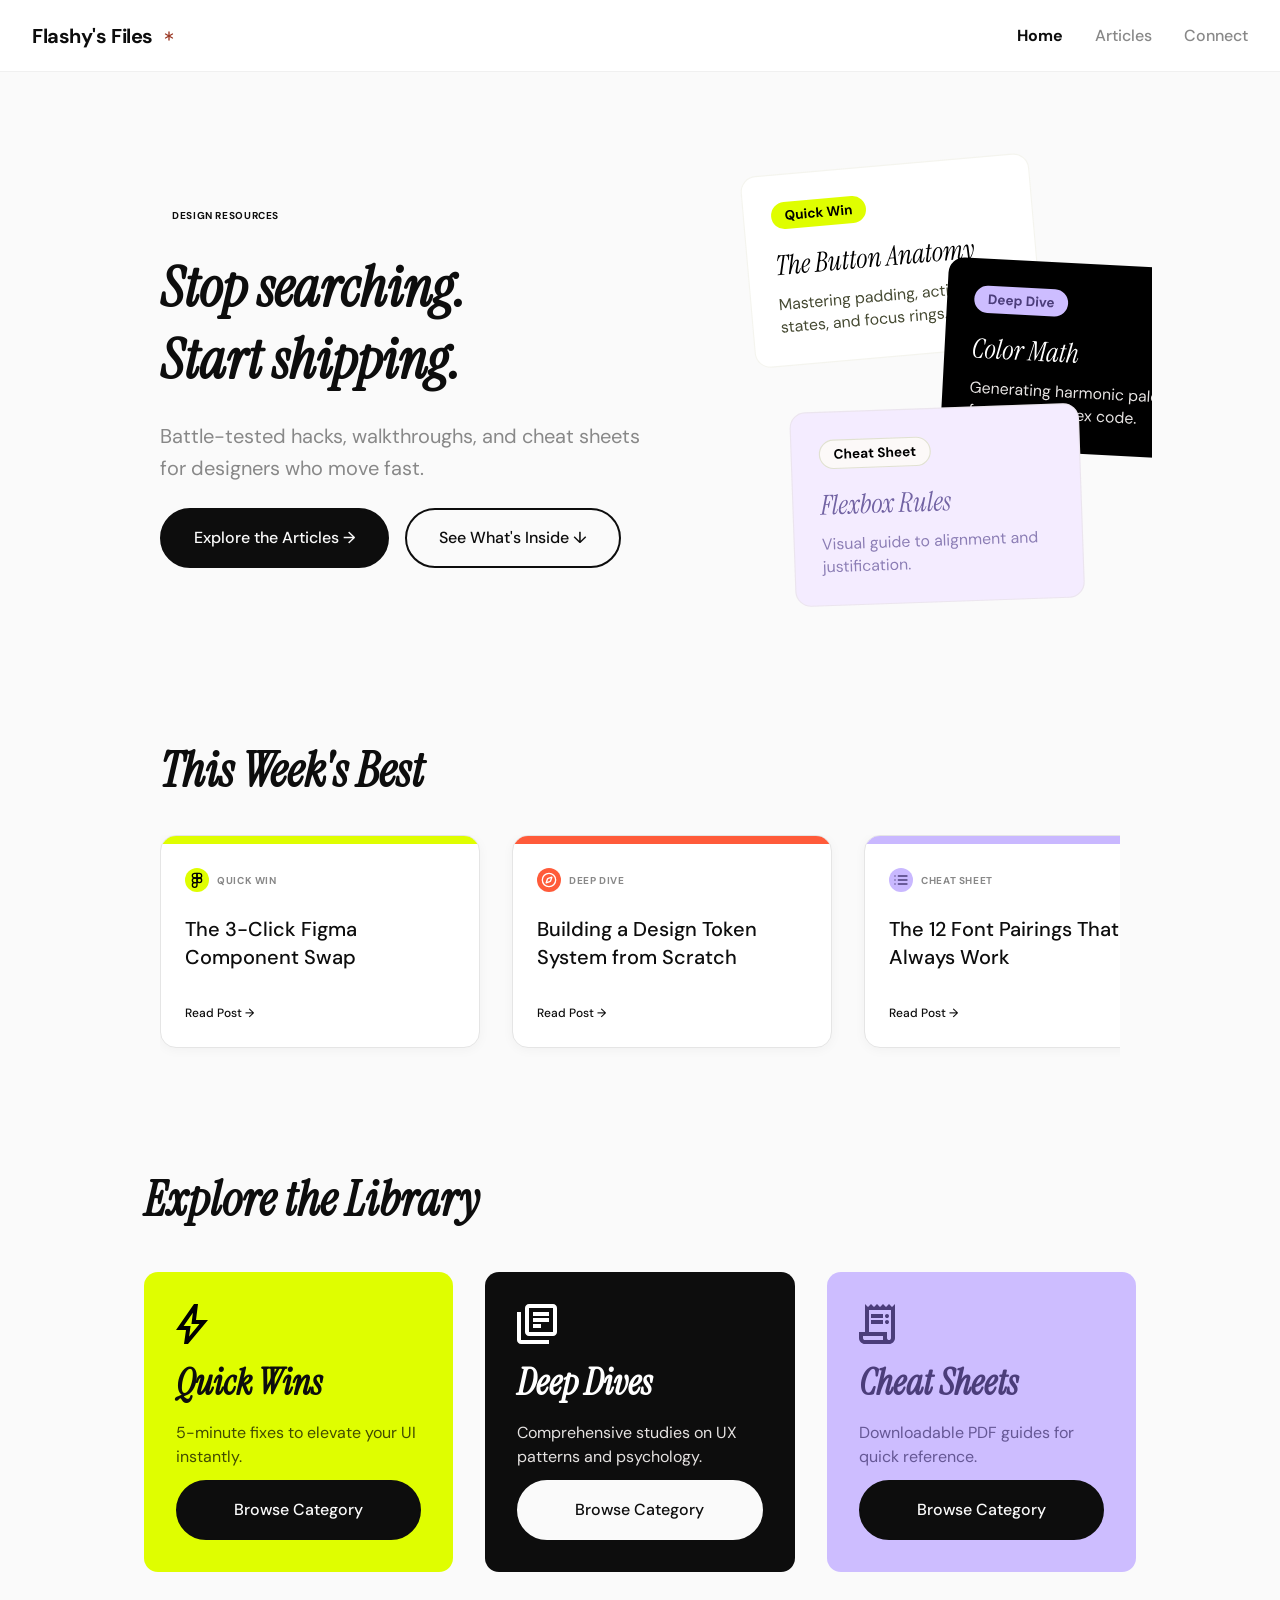
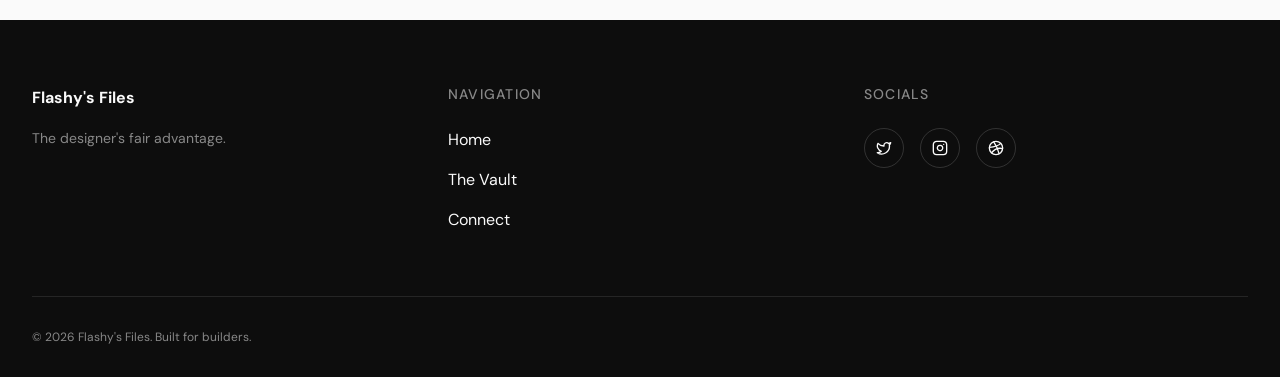
<file: index.html>
<!DOCTYPE html>
<html lang="en-GB">
<head>
  <meta charset="UTF-8" />
  <meta name="viewport" content="width=device-width, initial-scale=1.0" />
  <title>Flashy's Files</title>
  <link rel="stylesheet" href="../assets/css/styles.min.css" />
</head>
  <body>
<header class="site-header">
<nav class="site-nav">
  <a href="../index.html" class="nav-logo">
    Flashy's Files
    <svg
      width="16"
      height="16"
      viewBox="0 0 32 32"
      fill="none"
      xmlns="http://www.w3.org/2000/svg"
      aria-hidden="true"
    >
      <path
        d="M16 8V24"
        stroke="#993723"
        stroke-width="2.66667"
        stroke-linecap="round"
        stroke-linejoin="round"
      />
      <path
        d="M22.9278 12L9.07178 20"
        stroke="#993723"
        stroke-width="2.66667"
        stroke-linecap="round"
        stroke-linejoin="round"
      />
      <path
        d="M9.07178 12L22.9278 20"
        stroke="#993723"
        stroke-width="2.66667"
        stroke-linecap="round"
        stroke-linejoin="round"
      />
    </svg>
  </a>
  <button class="nav-toggle" aria-label="Toggle navigation" aria-expanded="false">
    <span></span>
    <span></span>
    <span></span>
  </button>
  <ul class="nav-links">
    <li><a href="../index.html" class="nav-link nav-link--active">Home</a></li>
    <li><a href="../articles.html" class="nav-link">Articles</a></li>
    <li><a href="../contact.html" class="nav-link">Connect</a></li>
  </ul>
</nav>
</header>

    <main>
      <!-- HERO -->
      <section class="hero">
        <div class="hero-content">
          <span class="tag">DESIGN RESOURCES</span>
          <h1>Stop searching.<br />Start shipping.</h1>
          <p>
            Battle-tested hacks, walkthroughs, and cheat sheets for designers
            who move fast.
          </p>
          <div class="hero-ctas">
            <a href="/articles.html" class="btn btn-dark secondary"
              >Explore the Articles →</a
            >
            <a href="#this-weeks-best" class="btn btn-outline"
              >See What's Inside ↓</a
            >
          </div>
        </div>
        <div class="hero-visual">
          <picture class="hero-image"
            ><source
              srcset="../assets/img/floatingCards-hero.svg"
              type="image/avif"
            />
            <img
              src="../src/assets/img/floatingCards-hero.svg"
              alt="Illustration of a designer working on a laptop, surrounded by design elements and resources."
            />
          </picture>
        </div>
      </section>

      <!-- THIS WEEK'S BEST -->
      <section class="this-weeks-best" id="this-weeks-best">
        <h2>This Week's Best</h2>
        <div class="cards-row">
          <!-- Card 1 — Quick Win -->
          <article class="card">
            <div class="card-stripe card-stripe--lime"></div>
            <div class="card-body">
              <div class="card-category">
                <span class="card-icon card-icon--lime">
                  <svg
                    width="16"
                    height="16"
                    viewBox="0 0 16 16"
                    fill="none"
                    xmlns="http://www.w3.org/2000/svg"
                  >
                    <path
                      d="M3.33334 3.66665C3.33334 3.04781 3.57917 2.45432 4.01675 2.01673C4.45434 1.57915 5.04783 1.33331 5.66667 1.33331H8V5.99998H5.66667C5.04783 5.99998 4.45434 5.75415 4.01675 5.31656C3.57917 4.87898 3.33334 4.28548 3.33334 3.66665Z"
                      stroke="black"
                      stroke-width="1.33333"
                      stroke-linecap="round"
                      stroke-linejoin="round"
                    />
                    <path
                      d="M8 1.33331H10.3333C10.9637 1.33331 11.569 1.58331 12.0168 2.01673C12.4646 2.45015 12.6667 3.04781 12.6667 3.66665C12.6667 4.28548 12.4646 4.87898 12.0168 5.31656C11.569 5.75415 10.9637 5.99998 10.3333 5.99998H8V1.33331Z"
                      stroke="black"
                      stroke-width="1.33333"
                      stroke-linecap="round"
                      stroke-linejoin="round"
                    />
                    <path
                      d="M8 8.33333C8 7.04781 9.04781 6 10.3333 6C11.6189 6 12.6667 7.04781 12.6667 8.33333C12.6667 9.61886 11.6189 10.6667 10.3333 10.6667C9.04781 10.6667 8 9.61886 8 8.33333Z"
                      stroke="black"
                      stroke-width="1.33333"
                      stroke-linecap="round"
                      stroke-linejoin="round"
                    />
                    <path
                      d="M3.33334 13C3.33334 11.7145 4.38115 10.6667 5.66667 10.6667H8V13C8 14.2855 6.95219 15.3334 5.66667 15.3334C4.38115 15.3334 3.33334 14.2855 3.33334 13Z"
                      stroke="black"
                      stroke-width="1.33333"
                      stroke-linecap="round"
                      stroke-linejoin="round"
                    />
                    <path
                      d="M3.33334 8.33333C3.33334 7.04781 4.38115 6 5.66667 6H8V10.6667H5.66667C4.38115 10.6667 3.33334 9.61886 3.33334 8.33333Z"
                      stroke="black"
                      stroke-width="1.33333"
                      stroke-linecap="round"
                      stroke-linejoin="round"
                    />
                  </svg>
                </span>
                <span class="card-label">Quick Win</span>
              </div>
              <h3>The 3-Click Figma Component Swap</h3>
              <a href="articles/3-clickFigmaComponent.html" class="card-link"
                >Read Post →</a
              >
            </div>
          </article>

          <!-- Card 2 — Deep Dive -->
          <article class="card">
            <div class="card-stripe card-stripe--red"></div>
            <div class="card-body">
              <div class="card-category">
                <span class="card-icon card-icon--red">
                  <svg
                    width="16"
                    height="16"
                    viewBox="0 0 16 16"
                    fill="none"
                    xmlns="http://www.w3.org/2000/svg"
                  >
                    <path
                      d="M10.8267 5.17334L9.62401 8.78067C9.55855 8.97706 9.44827 9.15551 9.30189 9.30189C9.15551 9.44827 8.97706 9.55855 8.78067 9.62401L5.17334 10.8267L6.37601 7.21934C6.44146 7.02295 6.55175 6.8445 6.69812 6.69812C6.8445 6.55175 7.02295 6.44146 7.21934 6.37601L10.8267 5.17334Z"
                      stroke="white"
                      stroke-width="1.33333"
                      stroke-linecap="round"
                      stroke-linejoin="round"
                    />
                    <path
                      d="M8.00001 14.6666C11.6819 14.6666 14.6667 11.6819 14.6667 7.99998C14.6667 4.31808 11.6819 1.33331 8.00001 1.33331C4.31811 1.33331 1.33334 4.31808 1.33334 7.99998C1.33334 11.6819 4.31811 14.6666 8.00001 14.6666Z"
                      stroke="white"
                      stroke-width="1.33333"
                      stroke-linecap="round"
                      stroke-linejoin="round"
                    />
                  </svg>
                </span>
                <span class="card-label">Deep Dive</span>
              </div>
              <h3>Building a Design Token System from Scratch</h3>
              <a href="articles/building-design-system.html" class="card-link"
                >Read Post →</a
              >
            </div>
          </article>

          <!-- Card 3 — Cheat Sheet -->
          <article class="card">
            <div class="card-stripe card-stripe--purple"></div>
            <div class="card-body">
              <div class="card-category">
                <span class="card-icon card-icon--purple">
                  <svg
                    width="16"
                    height="16"
                    viewBox="0 0 16 16"
                    fill="none"
                    xmlns="http://www.w3.org/2000/svg"
                  >
                    <path
                      d="M2 8H2.00667"
                      stroke="#4b3d7a"
                      stroke-width="1.33333"
                      stroke-linecap="round"
                      stroke-linejoin="round"
                    />
                    <path
                      d="M2 12H2.00667"
                      stroke="#4b3d7a"
                      stroke-width="1.33333"
                      stroke-linecap="round"
                      stroke-linejoin="round"
                    />
                    <path
                      d="M2 4H2.00667"
                      stroke="#4b3d7a"
                      stroke-width="1.33333"
                      stroke-linecap="round"
                      stroke-linejoin="round"
                    />
                    <path
                      d="M5.33331 8H14"
                      stroke="#4b3d7a"
                      stroke-width="1.33333"
                      stroke-linecap="round"
                      stroke-linejoin="round"
                    />
                    <path
                      d="M5.33331 12H14"
                      stroke="#4b3d7a"
                      stroke-width="1.33333"
                      stroke-linecap="round"
                      stroke-linejoin="round"
                    />
                    <path
                      d="M5.33331 4H14"
                      stroke="#4b3d7a"
                      stroke-width="1.33333"
                      stroke-linecap="round"
                      stroke-linejoin="round"
                    />
                  </svg>
                </span>
                <span class="card-label">Cheat Sheet</span>
              </div>
              <h3>The 12 Font Pairings That Always Work</h3>
              <a href="articles/12-fontPairings.html" class="card-link"
                >Read Post →</a
              >
            </div>
          </article>
        </div>
      </section>

      <!-- EXPLORE THE LIBRARY -->
      <section class="explore-library">
        <h2>Explore the Library</h2>
        <div class="category-grid">
          <div class="category-card category-yellow">
            <svg
              width="32"
              height="40"
              viewBox="0 0 32 40"
              fill="none"
              xmlns="http://www.w3.org/2000/svg"
            >
              <path
                d="M13.1 32.4L23.45 20H15.45L16.9 8.65L7.65 22H14.6L13.1 32.4ZM8 40L10 26H0L18 0H22L20 16H32L12 40H8Z"
                fill="black"
              />
            </svg>
            <h3>Quick Wins</h3>
            <p>5-minute fixes to elevate your UI instantly.</p>
            <a href="#" class="btn btn-dark">Browse Category</a>
          </div>
          <div class="category-card category-dark">
            <svg
              width="40"
              height="40"
              viewBox="0 0 40 40"
              fill="none"
              xmlns="http://www.w3.org/2000/svg"
            >
              <path
                d="M16 24H24V20H16V24ZM16 18H32V14H16V18ZM16 12H32V8H16V12ZM12 32C10.9 32 9.95833 31.6083 9.175 30.825C8.39167 30.0417 8 29.1 8 28V4C8 2.9 8.39167 1.95833 9.175 1.175C9.95833 0.391667 10.9 0 12 0H36C37.1 0 38.0417 0.391667 38.825 1.175C39.6083 1.95833 40 2.9 40 4V28C40 29.1 39.6083 30.0417 38.825 30.825C38.0417 31.6083 37.1 32 36 32H12ZM12 28H36V4H12V28ZM4 40C2.9 40 1.95833 39.6083 1.175 38.825C0.391667 38.0417 0 37.1 0 36V8H4V36H32V40H4ZM12 4V28V4Z"
                fill="white"
              />
            </svg>
            <h3>Deep Dives</h3>
            <p>Comprehensive studies on UX patterns and psychology.</p>
            <a href="#" class="btn btn-light">Browse Category</a>
          </div>
          <div class="category-card category-purple">
            <svg
              width="36"
              height="40"
              viewBox="0 0 36 40"
              fill="none"
              xmlns="http://www.w3.org/2000/svg"
            >
              <path
                d="M6 40C4.33333 40 2.91667 39.4167 1.75 38.25C0.583333 37.0833 0 35.6667 0 34V28H6V0L9 3L12 0L15 3L18 0L21 3L24 0L27 3L30 0L33 3L36 0V34C36 35.6667 35.4167 37.0833 34.25 38.25C33.0833 39.4167 31.6667 40 30 40H6ZM30 36C30.5667 36 31.0417 35.8083 31.425 35.425C31.8083 35.0417 32 34.5667 32 34V6H10V28H28V34C28 34.5667 28.1917 35.0417 28.575 35.425C28.9583 35.8083 29.4333 36 30 36ZM12 14V10H24V14H12ZM12 20V16H24V20H12ZM28 14C27.4333 14 26.9583 13.8083 26.575 13.425C26.1917 13.0417 26 12.5667 26 12C26 11.4333 26.1917 10.9583 26.575 10.575C26.9583 10.1917 27.4333 10 28 10C28.5667 10 29.0417 10.1917 29.425 10.575C29.8083 10.9583 30 11.4333 30 12C30 12.5667 29.8083 13.0417 29.425 13.425C29.0417 13.8083 28.5667 14 28 14ZM28 20C27.4333 20 26.9583 19.8083 26.575 19.425C26.1917 19.0417 26 18.5667 26 18C26 17.4333 26.1917 16.9583 26.575 16.575C26.9583 16.1917 27.4333 16 28 16C28.5667 16 29.0417 16.1917 29.425 16.575C29.8083 16.9583 30 17.4333 30 18C30 18.5667 29.8083 19.0417 29.425 19.425C29.0417 19.8083 28.5667 20 28 20ZM6 36H24V32H4V34C4 34.5667 4.19167 35.0417 4.575 35.425C4.95833 35.8083 5.43333 36 6 36ZM4 36C4 36 4 35.8083 4 35.425C4 35.0417 4 34.5667 4 34V32V36Z"
                fill="#4B3D7A"
              />
            </svg>
            <h3>Cheat Sheets</h3>
            <p>Downloadable PDF guides for quick reference.</p>
            <a href="#" class="btn btn-dark">Browse Category</a>
          </div>
        </div>
      </section>
    </main>

<footer class="site-footer">
  <div class="footer-inner">
    <div class="footer-brand">
      <p class="footer-logo">Flashy's Files</p>
      <p class="footer-tagline">The designer's fair advantage.</p>
    </div>
    <div class="footer-nav">
      <p class="footer-heading">Navigation</p>
      <ul>
        <li><a href="../index.html">Home</a></li>
        <li><a href="../about.html">The Vault</a></li>
        <li><a href="../contact.html">Connect</a></li>
      </ul>
    </div>
    <div class="footer-connect">
      <p class="footer-heading">Socials</p>
      <div class="social-icons">
        <a href="#">
          <svg
            width="16"
            height="16"
            viewBox="0 0 16 16"
            fill="none"
            xmlns="http://www.w3.org/2000/svg"
          >
            <g clip-path="url(#clip0_783_112)">
              <path
                d="M14.6667 2.66672C14.6667 2.66672 14.2 4.06672 13.3334 4.93339C14.4 11.6001 7.06671 16.4667 1.33337 12.6667C2.80004 12.7334 4.26671 12.2667 5.33337 11.3334C2.00004 10.3334 0.333374 6.40006 2.00004 3.33339C3.46671 5.06672 5.73337 6.06672 8.00004 6.00006C7.40004 3.20006 10.6667 1.60006 12.6667 3.46672C13.4 3.46672 14.6667 2.66672 14.6667 2.66672Z"
                stroke="#FAFAFA"
                stroke-width="1.33333"
                stroke-linecap="round"
                stroke-linejoin="round"
              />
            </g>
            <defs>
              <clipPath id="clip0_783_112">
                <rect width="16" height="16" fill="white" />
              </clipPath>
            </defs>
          </svg>
        </a>
        <a href="#">
          <svg
            width="16"
            height="16"
            viewBox="0 0 16 16"
            fill="none"
            xmlns="http://www.w3.org/2000/svg"
          >
            <g clip-path="url(#clip0_783_115)">
              <path
                d="M11.3334 1.33337H4.66671C2.82576 1.33337 1.33337 2.82576 1.33337 4.66671V11.3334C1.33337 13.1743 2.82576 14.6667 4.66671 14.6667H11.3334C13.1743 14.6667 14.6667 13.1743 14.6667 11.3334V4.66671C14.6667 2.82576 13.1743 1.33337 11.3334 1.33337Z"
                stroke="#FAFAFA"
                stroke-width="1.33333"
                stroke-linecap="round"
                stroke-linejoin="round"
              />
              <path
                d="M10.6667 7.57996C10.7489 8.13479 10.6542 8.70143 10.3958 9.1993C10.1375 9.69717 9.72877 10.1009 9.22776 10.3531C8.72675 10.6052 8.15897 10.693 7.6052 10.6039C7.05143 10.5148 6.53985 10.2533 6.14323 9.85673C5.74662 9.46012 5.48516 8.94854 5.39605 8.39477C5.30694 7.84099 5.39472 7.27322 5.64689 6.77221C5.89907 6.27119 6.3028 5.86245 6.80066 5.60412C7.29853 5.34579 7.86518 5.25102 8.42001 5.33329C8.98596 5.41721 9.50991 5.68093 9.91447 6.08549C10.319 6.49006 10.5828 7.01401 10.6667 7.57996Z"
                stroke="#FAFAFA"
                stroke-width="1.33333"
                stroke-linecap="round"
                stroke-linejoin="round"
              />
              <path
                d="M11.6666 4.33337H11.6733"
                stroke="#FAFAFA"
                stroke-width="1.33333"
                stroke-linecap="round"
                stroke-linejoin="round"
              />
            </g>
            <defs>
              <clipPath id="clip0_783_115">
                <rect width="16" height="16" fill="white" />
              </clipPath>
            </defs>
          </svg>
        </a>
        <a href="#">
          <svg
            width="16"
            height="16"
            viewBox="0 0 16 16"
            fill="none"
            xmlns="http://www.w3.org/2000/svg"
          >
            <g clip-path="url(#clip0_783_120)">
              <path
                d="M8.00004 14.6667C11.6819 14.6667 14.6667 11.6819 14.6667 8.00004C14.6667 4.31814 11.6819 1.33337 8.00004 1.33337C4.31814 1.33337 1.33337 4.31814 1.33337 8.00004C1.33337 11.6819 4.31814 14.6667 8.00004 14.6667Z"
                stroke="#FAFAFA"
                stroke-width="1.33333"
                stroke-linecap="round"
                stroke-linejoin="round"
              />
              <path
                d="M12.7533 3.39331C10.1467 6.09331 6.66667 6.95998 1.5 7.29331"
                stroke="#FAFAFA"
                stroke-width="1.33333"
                stroke-linecap="round"
                stroke-linejoin="round"
              />
              <path
                d="M14.5 8.55994C10.0866 7.61994 6.40662 9.22661 3.57996 12.7733"
                stroke="#FAFAFA"
                stroke-width="1.33333"
                stroke-linecap="round"
                stroke-linejoin="round"
              />
              <path
                d="M5.70667 1.83337C8.62 5.83337 9.70666 8.11337 11.04 13.6467"
                stroke="#FAFAFA"
                stroke-width="1.33333"
                stroke-linecap="round"
                stroke-linejoin="round"
              />
            </g>
            <defs>
              <clipPath id="clip0_783_120">
                <rect width="16" height="16" fill="white" />
              </clipPath>
            </defs>
          </svg>
        </a>
      </div>
    </div>
  </div>
  <p class="footer-copy">© 2026 Flashy's Files. Built for builders.</p>
</footer>
<script src="../assets/js/app.min.js"></script>
  </body>
</html>
</file>
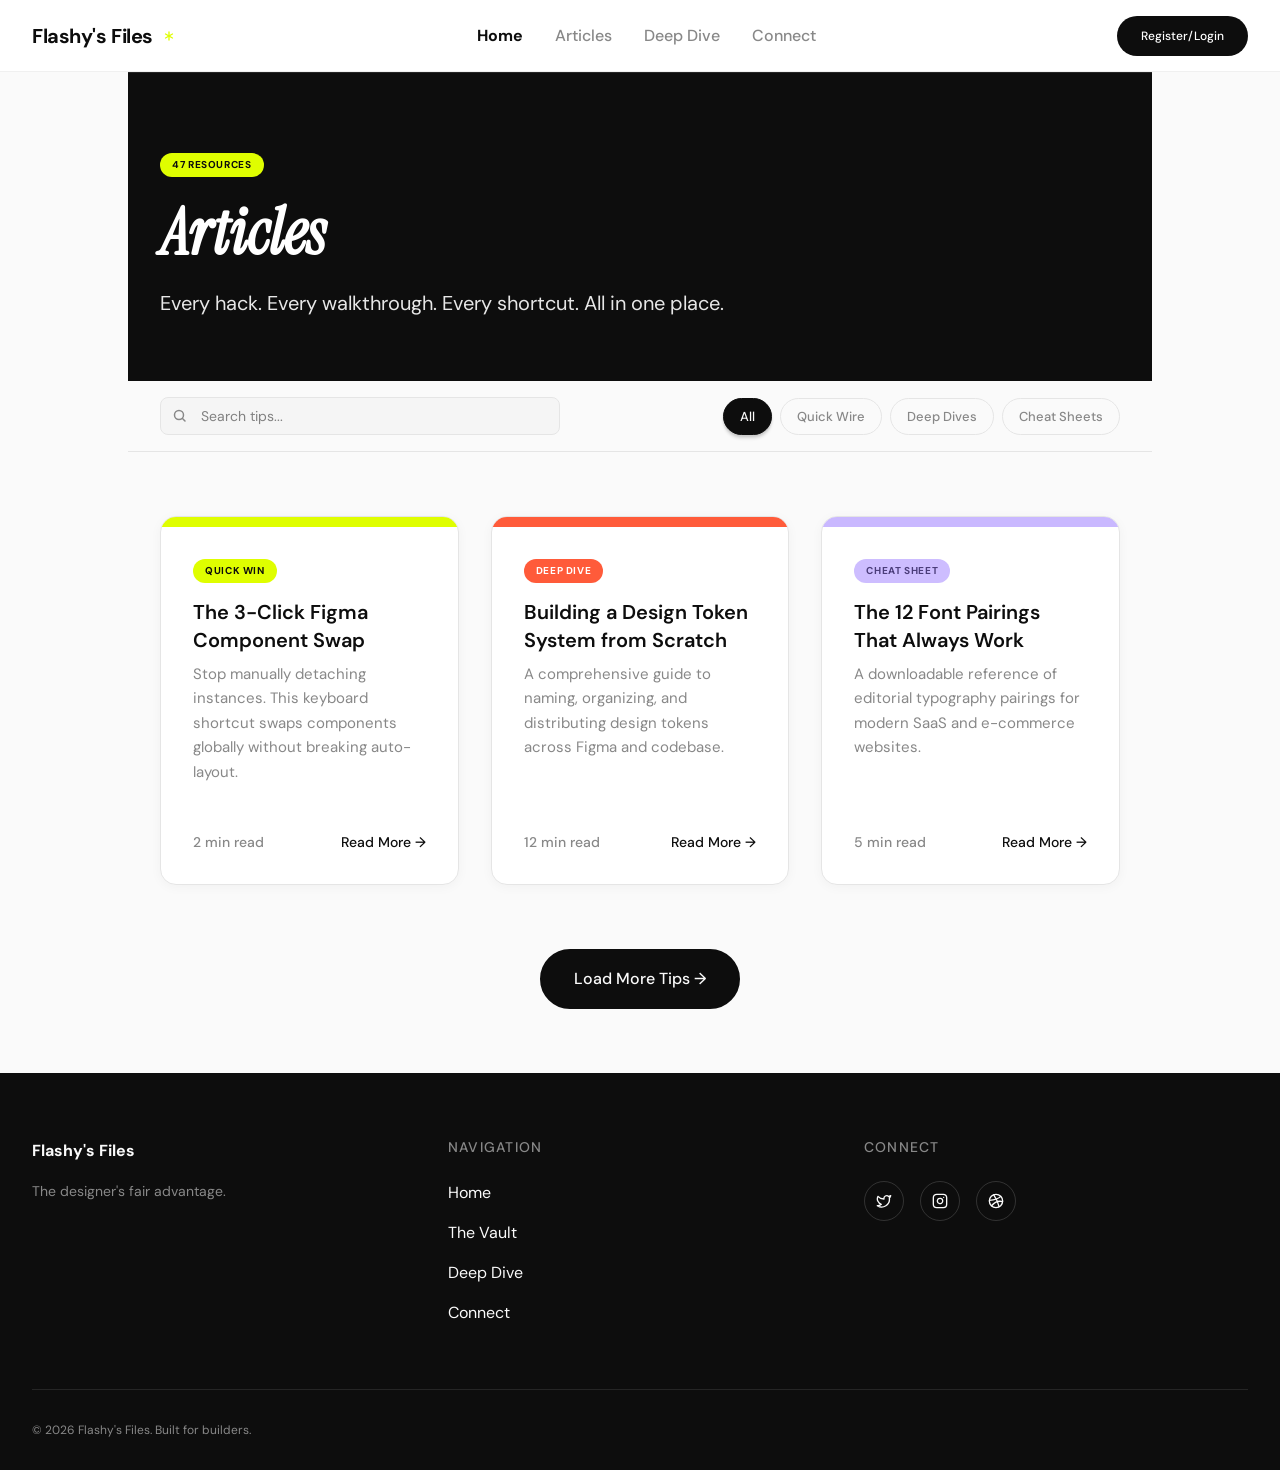
<file: about.html>
<!DOCTYPE html>
<html lang="en-GB">
<head>
    <meta charset="UTF-8">
    <meta name="viewport" content="width=device-width, initial-scale=1.0">
    <title>Flashy's Files</title>
    <link rel="stylesheet" href="assets/css/styles.min.css">
</head><body>
<header class="site-header">
<nav class="site-nav">
  <a href="/" class="nav-logo">
    Flashy's Files
    <svg
      width="16"
      height="16"
      viewBox="0 0 32 32"
      fill="none"
      xmlns="http://www.w3.org/2000/svg"
      aria-hidden="true"
    >
      <path
        d="M16 8V24"
        stroke="#DFFE00"
        stroke-width="2.66667"
        stroke-linecap="round"
        stroke-linejoin="round"
      />
      <path
        d="M22.9278 12L9.07178 20"
        stroke="#DFFE00"
        stroke-width="2.66667"
        stroke-linecap="round"
        stroke-linejoin="round"
      />
      <path
        d="M9.07178 12L22.9278 20"
        stroke="#DFFE00"
        stroke-width="2.66667"
        stroke-linecap="round"
        stroke-linejoin="round"
      />
    </svg>
  </a>
  <ul class="nav-links">
    <li><a href="/" class="nav-link nav-link--active">Home</a></li>
    <li><a href="/about.html" class="nav-link">Articles</a></li>
    <li><a href="/articles.html" class="nav-link">Deep Dive</a></li>
    <li><a href="/contact.html" class="nav-link">Connect</a></li>
  </ul>
  <a href="#" class="btn-nav">Register/Login</a>
</nav>
</header>

<main>

    <!-- DARK HERO BANNER -->
    <section class="articles-hero">
        <span class="tag">47 RESOURCES</span>
        <h1>Articles</h1>
        <p>Every hack. Every walkthrough. Every shortcut. All in one place.</p>
    </section>

    <!-- SEARCH + FILTERS -->
    <section class="articles-filter">
        <div class="search-bar">
            <input type="text" placeholder="Search tips...">
        </div>
        <div class="filter-tabs">
            <button class="active">All</button>
            <button>Quick Wire</button>
            <button>Deep Dives</button>
            <button>Cheat Sheets</button>
        </div>
    </section>

    <!-- ARTICLE CARDS GRID -->
    <section class="articles-grid">
        <article class="article-card">
            <span class="tag tag-yellow">QUICK WIN</span>
            <h3>The 3-Click Figma Component Swap</h3>
            <p>Stop manually detaching instances. This keyboard shortcut swaps components globally without breaking auto-layout.</p>
            <div class="card-meta">
                <span>2 min read</span>
                <a href="/artigo.html">Read More →</a>
            </div>
        </article>
        <article class="article-card">
            <span class="tag tag-red">DEEP DIVE</span>
            <h3>Building a Design Token System from Scratch</h3>
            <p>A comprehensive guide to naming, organizing, and distributing design tokens across Figma and codebase.</p>
            <div class="card-meta">
                <span>12 min read</span>
                <a href="/artigo.html">Read More →</a>
            </div>
        </article>
        <article class="article-card">
            <span class="tag tag-purple">CHEAT SHEET</span>
            <h3>The 12 Font Pairings That Always Work</h3>
            <p>A downloadable reference of editorial typography pairings for modern SaaS and e-commerce websites.</p>
            <div class="card-meta">
                <span>5 min read</span>
                <a href="/artigo.html">Read More →</a>
            </div>
        </article>
        <!-- Repeat pattern for remaining 6 cards -->
    </section>

    <div class="load-more">
        <a href="#" class="btn btn-dark">Load More Tips →</a>
    </div>

</main>

<footer class="site-footer">
  <div class="footer-inner">
    <div class="footer-brand">
      <p class="footer-logo">Flashy's Files</p>
      <p class="footer-tagline">The designer's fair advantage.</p>
    </div>
    <div class="footer-nav">
      <p class="footer-heading">Navigation</p>
      <ul>
        <li><a href="/">Home</a></li>
        <li><a href="/about.html">The Vault</a></li>
        <li><a href="/articles.html">Deep Dive</a></li>
        <li><a href="/contact.html">Connect</a></li>
      </ul>
    </div>
    <div class="footer-connect">
      <p class="footer-heading">Connect</p>
      <div class="social-icons">
        <a href="#">
          <svg
            width="16"
            height="16"
            viewBox="0 0 16 16"
            fill="none"
            xmlns="http://www.w3.org/2000/svg"
          >
            <g clip-path="url(#clip0_783_112)">
              <path
                d="M14.6667 2.66672C14.6667 2.66672 14.2 4.06672 13.3334 4.93339C14.4 11.6001 7.06671 16.4667 1.33337 12.6667C2.80004 12.7334 4.26671 12.2667 5.33337 11.3334C2.00004 10.3334 0.333374 6.40006 2.00004 3.33339C3.46671 5.06672 5.73337 6.06672 8.00004 6.00006C7.40004 3.20006 10.6667 1.60006 12.6667 3.46672C13.4 3.46672 14.6667 2.66672 14.6667 2.66672Z"
                stroke="#FAFAFA"
                stroke-width="1.33333"
                stroke-linecap="round"
                stroke-linejoin="round"
              />
            </g>
            <defs>
              <clipPath id="clip0_783_112">
                <rect width="16" height="16" fill="white" />
              </clipPath>
            </defs>
          </svg>
        </a>
        <a href="#">
          <svg
            width="16"
            height="16"
            viewBox="0 0 16 16"
            fill="none"
            xmlns="http://www.w3.org/2000/svg"
          >
            <g clip-path="url(#clip0_783_115)">
              <path
                d="M11.3334 1.33337H4.66671C2.82576 1.33337 1.33337 2.82576 1.33337 4.66671V11.3334C1.33337 13.1743 2.82576 14.6667 4.66671 14.6667H11.3334C13.1743 14.6667 14.6667 13.1743 14.6667 11.3334V4.66671C14.6667 2.82576 13.1743 1.33337 11.3334 1.33337Z"
                stroke="#FAFAFA"
                stroke-width="1.33333"
                stroke-linecap="round"
                stroke-linejoin="round"
              />
              <path
                d="M10.6667 7.57996C10.7489 8.13479 10.6542 8.70143 10.3958 9.1993C10.1375 9.69717 9.72877 10.1009 9.22776 10.3531C8.72675 10.6052 8.15897 10.693 7.6052 10.6039C7.05143 10.5148 6.53985 10.2533 6.14323 9.85673C5.74662 9.46012 5.48516 8.94854 5.39605 8.39477C5.30694 7.84099 5.39472 7.27322 5.64689 6.77221C5.89907 6.27119 6.3028 5.86245 6.80066 5.60412C7.29853 5.34579 7.86518 5.25102 8.42001 5.33329C8.98596 5.41721 9.50991 5.68093 9.91447 6.08549C10.319 6.49006 10.5828 7.01401 10.6667 7.57996Z"
                stroke="#FAFAFA"
                stroke-width="1.33333"
                stroke-linecap="round"
                stroke-linejoin="round"
              />
              <path
                d="M11.6666 4.33337H11.6733"
                stroke="#FAFAFA"
                stroke-width="1.33333"
                stroke-linecap="round"
                stroke-linejoin="round"
              />
            </g>
            <defs>
              <clipPath id="clip0_783_115">
                <rect width="16" height="16" fill="white" />
              </clipPath>
            </defs>
          </svg>
        </a>
        <a href="#">
          <svg
            width="16"
            height="16"
            viewBox="0 0 16 16"
            fill="none"
            xmlns="http://www.w3.org/2000/svg"
          >
            <g clip-path="url(#clip0_783_120)">
              <path
                d="M8.00004 14.6667C11.6819 14.6667 14.6667 11.6819 14.6667 8.00004C14.6667 4.31814 11.6819 1.33337 8.00004 1.33337C4.31814 1.33337 1.33337 4.31814 1.33337 8.00004C1.33337 11.6819 4.31814 14.6667 8.00004 14.6667Z"
                stroke="#FAFAFA"
                stroke-width="1.33333"
                stroke-linecap="round"
                stroke-linejoin="round"
              />
              <path
                d="M12.7533 3.39331C10.1467 6.09331 6.66667 6.95998 1.5 7.29331"
                stroke="#FAFAFA"
                stroke-width="1.33333"
                stroke-linecap="round"
                stroke-linejoin="round"
              />
              <path
                d="M14.5 8.55994C10.0866 7.61994 6.40662 9.22661 3.57996 12.7733"
                stroke="#FAFAFA"
                stroke-width="1.33333"
                stroke-linecap="round"
                stroke-linejoin="round"
              />
              <path
                d="M5.70667 1.83337C8.62 5.83337 9.70666 8.11337 11.04 13.6467"
                stroke="#FAFAFA"
                stroke-width="1.33333"
                stroke-linecap="round"
                stroke-linejoin="round"
              />
            </g>
            <defs>
              <clipPath id="clip0_783_120">
                <rect width="16" height="16" fill="white" />
              </clipPath>
            </defs>
          </svg>
        </a>
      </div>
    </div>
  </div>
  <p class="footer-copy">© 2026 Flashy's Files. Built for builders.</p>
</footer>
<script src="assets/js/app.min.js"></script>
</body>
</html>
</file>
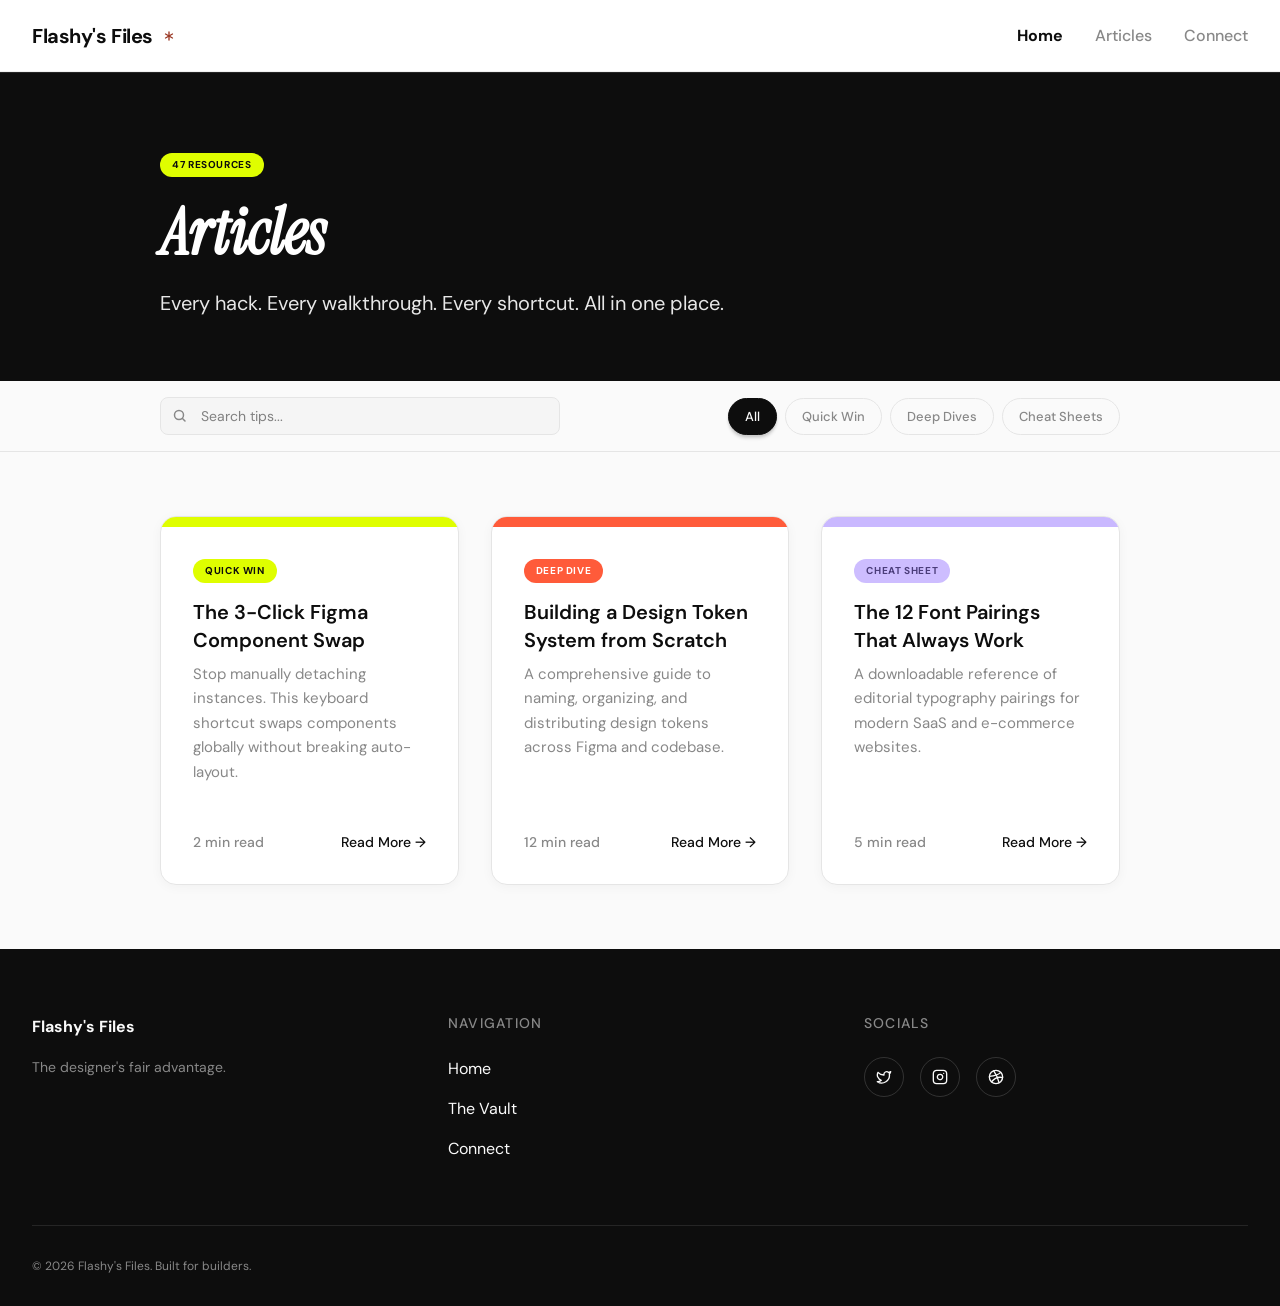
<file: articles.html>
<!DOCTYPE html>
<html lang="en-GB">
<head>
  <meta charset="UTF-8" />
  <meta name="viewport" content="width=device-width, initial-scale=1.0" />
  <title>Flashy's Files</title>
  <link rel="stylesheet" href="../assets/css/styles.min.css" />
</head>
  <body>
<header class="site-header">
<nav class="site-nav">
  <a href="../index.html" class="nav-logo">
    Flashy's Files
    <svg
      width="16"
      height="16"
      viewBox="0 0 32 32"
      fill="none"
      xmlns="http://www.w3.org/2000/svg"
      aria-hidden="true"
    >
      <path
        d="M16 8V24"
        stroke="#993723"
        stroke-width="2.66667"
        stroke-linecap="round"
        stroke-linejoin="round"
      />
      <path
        d="M22.9278 12L9.07178 20"
        stroke="#993723"
        stroke-width="2.66667"
        stroke-linecap="round"
        stroke-linejoin="round"
      />
      <path
        d="M9.07178 12L22.9278 20"
        stroke="#993723"
        stroke-width="2.66667"
        stroke-linecap="round"
        stroke-linejoin="round"
      />
    </svg>
  </a>
  <button class="nav-toggle" aria-label="Toggle navigation" aria-expanded="false">
    <span></span>
    <span></span>
    <span></span>
  </button>
  <ul class="nav-links">
    <li><a href="../index.html" class="nav-link nav-link--active">Home</a></li>
    <li><a href="../articles.html" class="nav-link">Articles</a></li>
    <li><a href="../contact.html" class="nav-link">Connect</a></li>
  </ul>
</nav>
</header>

    <main class="articles-page">
      <!-- DARK HERO BANNER -->
      <section class="articles-hero">
        <span class="tag">47 RESOURCES</span>
        <h1>Articles</h1>
        <p>Every hack. Every walkthrough. Every shortcut. All in one place.</p>
      </section>

      <!-- SEARCH + FILTERS -->
      <section class="articles-filter">
        <div class="search-bar">
          <input
            type="text"
            id="articles-search"
            placeholder="Search tips..."
          />
        </div>
        <div class="filter-tabs">
          <button class="active" data-filter="all">All</button>
          <button data-filter="quick-win">Quick Win</button>
          <button data-filter="deep-dive">Deep Dives</button>
          <button data-filter="cheat-sheet">Cheat Sheets</button>
        </div>
      </section>

      <!-- ARTICLE CARDS GRID -->
      <section class="articles-grid" id="articles-grid">
        <article class="article-card" data-category="quick-win">
          <span class="tag tag-yellow">QUICK WIN</span>
          <h3>The 3-Click Figma Component Swap</h3>
          <p>
            Stop manually detaching instances. This keyboard shortcut swaps
            components globally without breaking auto-layout.
          </p>
          <div class="card-meta">
            <span>2 min read</span>
            <a href="../articles/3-clickFigmaComponent.html">Read More →</a>
          </div>
        </article>
        <article class="article-card" data-category="deep-dive">
          <span class="tag tag-red">DEEP DIVE</span>
          <h3>Building a Design Token System from Scratch</h3>
          <p>
            A comprehensive guide to naming, organizing, and distributing design
            tokens across Figma and codebase.
          </p>
          <div class="card-meta">
            <span>12 min read</span>
            <a href="../articles/building-design-system.html">Read More →</a>
          </div>
        </article>
        <article class="article-card" data-category="cheat-sheet">
          <span class="tag tag-purple">CHEAT SHEET</span>
          <h3>The 12 Font Pairings That Always Work</h3>
          <p>
            A downloadable reference of editorial typography pairings for modern
            SaaS and e-commerce websites.
          </p>
          <div class="card-meta">
            <span>5 min read</span>
            <a href="../articles/12-fontPairings.html">Read More →</a>
          </div>
        </article>
      </section>

      <div class="load-more" style="display: none">
        <a href="#" class="btn btn-dark">Load More Tips →</a>
      </div>
    </main>

<footer class="site-footer">
  <div class="footer-inner">
    <div class="footer-brand">
      <p class="footer-logo">Flashy's Files</p>
      <p class="footer-tagline">The designer's fair advantage.</p>
    </div>
    <div class="footer-nav">
      <p class="footer-heading">Navigation</p>
      <ul>
        <li><a href="../index.html">Home</a></li>
        <li><a href="../about.html">The Vault</a></li>
        <li><a href="../contact.html">Connect</a></li>
      </ul>
    </div>
    <div class="footer-connect">
      <p class="footer-heading">Socials</p>
      <div class="social-icons">
        <a href="#">
          <svg
            width="16"
            height="16"
            viewBox="0 0 16 16"
            fill="none"
            xmlns="http://www.w3.org/2000/svg"
          >
            <g clip-path="url(#clip0_783_112)">
              <path
                d="M14.6667 2.66672C14.6667 2.66672 14.2 4.06672 13.3334 4.93339C14.4 11.6001 7.06671 16.4667 1.33337 12.6667C2.80004 12.7334 4.26671 12.2667 5.33337 11.3334C2.00004 10.3334 0.333374 6.40006 2.00004 3.33339C3.46671 5.06672 5.73337 6.06672 8.00004 6.00006C7.40004 3.20006 10.6667 1.60006 12.6667 3.46672C13.4 3.46672 14.6667 2.66672 14.6667 2.66672Z"
                stroke="#FAFAFA"
                stroke-width="1.33333"
                stroke-linecap="round"
                stroke-linejoin="round"
              />
            </g>
            <defs>
              <clipPath id="clip0_783_112">
                <rect width="16" height="16" fill="white" />
              </clipPath>
            </defs>
          </svg>
        </a>
        <a href="#">
          <svg
            width="16"
            height="16"
            viewBox="0 0 16 16"
            fill="none"
            xmlns="http://www.w3.org/2000/svg"
          >
            <g clip-path="url(#clip0_783_115)">
              <path
                d="M11.3334 1.33337H4.66671C2.82576 1.33337 1.33337 2.82576 1.33337 4.66671V11.3334C1.33337 13.1743 2.82576 14.6667 4.66671 14.6667H11.3334C13.1743 14.6667 14.6667 13.1743 14.6667 11.3334V4.66671C14.6667 2.82576 13.1743 1.33337 11.3334 1.33337Z"
                stroke="#FAFAFA"
                stroke-width="1.33333"
                stroke-linecap="round"
                stroke-linejoin="round"
              />
              <path
                d="M10.6667 7.57996C10.7489 8.13479 10.6542 8.70143 10.3958 9.1993C10.1375 9.69717 9.72877 10.1009 9.22776 10.3531C8.72675 10.6052 8.15897 10.693 7.6052 10.6039C7.05143 10.5148 6.53985 10.2533 6.14323 9.85673C5.74662 9.46012 5.48516 8.94854 5.39605 8.39477C5.30694 7.84099 5.39472 7.27322 5.64689 6.77221C5.89907 6.27119 6.3028 5.86245 6.80066 5.60412C7.29853 5.34579 7.86518 5.25102 8.42001 5.33329C8.98596 5.41721 9.50991 5.68093 9.91447 6.08549C10.319 6.49006 10.5828 7.01401 10.6667 7.57996Z"
                stroke="#FAFAFA"
                stroke-width="1.33333"
                stroke-linecap="round"
                stroke-linejoin="round"
              />
              <path
                d="M11.6666 4.33337H11.6733"
                stroke="#FAFAFA"
                stroke-width="1.33333"
                stroke-linecap="round"
                stroke-linejoin="round"
              />
            </g>
            <defs>
              <clipPath id="clip0_783_115">
                <rect width="16" height="16" fill="white" />
              </clipPath>
            </defs>
          </svg>
        </a>
        <a href="#">
          <svg
            width="16"
            height="16"
            viewBox="0 0 16 16"
            fill="none"
            xmlns="http://www.w3.org/2000/svg"
          >
            <g clip-path="url(#clip0_783_120)">
              <path
                d="M8.00004 14.6667C11.6819 14.6667 14.6667 11.6819 14.6667 8.00004C14.6667 4.31814 11.6819 1.33337 8.00004 1.33337C4.31814 1.33337 1.33337 4.31814 1.33337 8.00004C1.33337 11.6819 4.31814 14.6667 8.00004 14.6667Z"
                stroke="#FAFAFA"
                stroke-width="1.33333"
                stroke-linecap="round"
                stroke-linejoin="round"
              />
              <path
                d="M12.7533 3.39331C10.1467 6.09331 6.66667 6.95998 1.5 7.29331"
                stroke="#FAFAFA"
                stroke-width="1.33333"
                stroke-linecap="round"
                stroke-linejoin="round"
              />
              <path
                d="M14.5 8.55994C10.0866 7.61994 6.40662 9.22661 3.57996 12.7733"
                stroke="#FAFAFA"
                stroke-width="1.33333"
                stroke-linecap="round"
                stroke-linejoin="round"
              />
              <path
                d="M5.70667 1.83337C8.62 5.83337 9.70666 8.11337 11.04 13.6467"
                stroke="#FAFAFA"
                stroke-width="1.33333"
                stroke-linecap="round"
                stroke-linejoin="round"
              />
            </g>
            <defs>
              <clipPath id="clip0_783_120">
                <rect width="16" height="16" fill="white" />
              </clipPath>
            </defs>
          </svg>
        </a>
      </div>
    </div>
  </div>
  <p class="footer-copy">© 2026 Flashy's Files. Built for builders.</p>
</footer>
<script src="../assets/js/app.min.js"></script>
  </body>
</html>
</file>
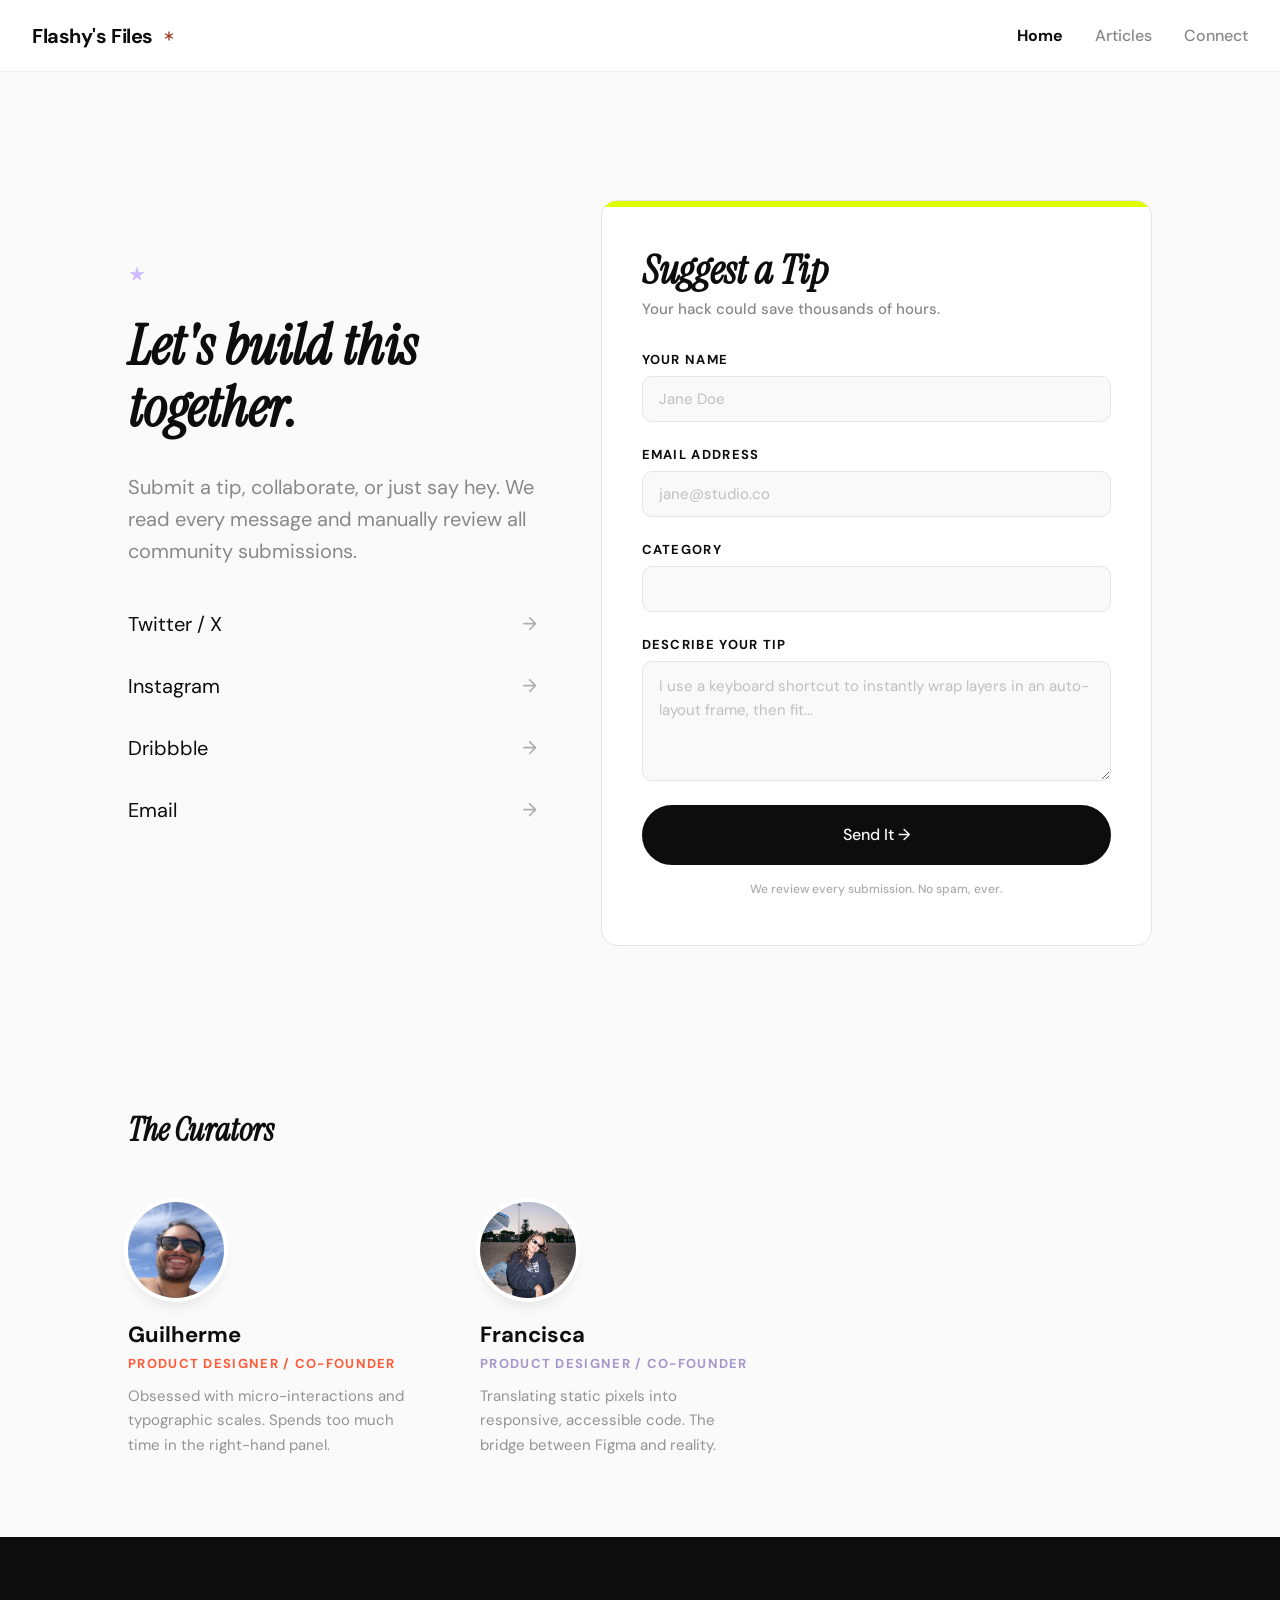
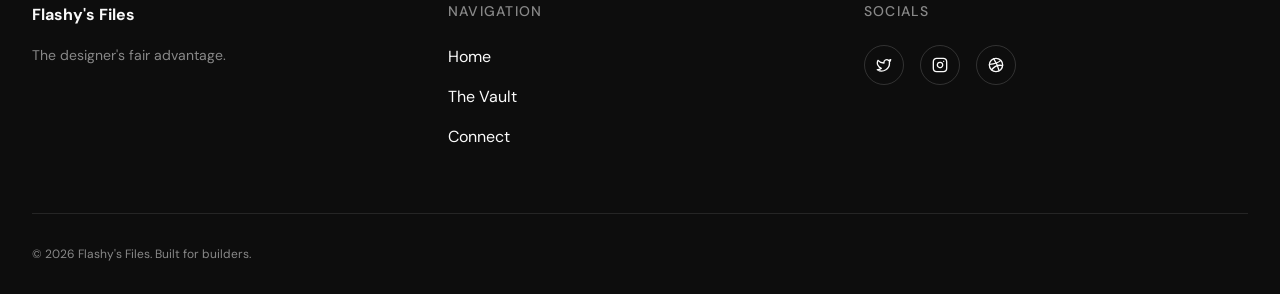
<file: contact.html>
<!DOCTYPE html>
<html lang="en-GB">
<head>
  <meta charset="UTF-8" />
  <meta name="viewport" content="width=device-width, initial-scale=1.0" />
  <title>Flashy's Files</title>
  <link rel="stylesheet" href="../assets/css/styles.min.css" />
</head>
  <body>
<header class="site-header">
<nav class="site-nav">
  <a href="../index.html" class="nav-logo">
    Flashy's Files
    <svg
      width="16"
      height="16"
      viewBox="0 0 32 32"
      fill="none"
      xmlns="http://www.w3.org/2000/svg"
      aria-hidden="true"
    >
      <path
        d="M16 8V24"
        stroke="#993723"
        stroke-width="2.66667"
        stroke-linecap="round"
        stroke-linejoin="round"
      />
      <path
        d="M22.9278 12L9.07178 20"
        stroke="#993723"
        stroke-width="2.66667"
        stroke-linecap="round"
        stroke-linejoin="round"
      />
      <path
        d="M9.07178 12L22.9278 20"
        stroke="#993723"
        stroke-width="2.66667"
        stroke-linecap="round"
        stroke-linejoin="round"
      />
    </svg>
  </a>
  <button class="nav-toggle" aria-label="Toggle navigation" aria-expanded="false">
    <span></span>
    <span></span>
    <span></span>
  </button>
  <ul class="nav-links">
    <li><a href="../index.html" class="nav-link nav-link--active">Home</a></li>
    <li><a href="../articles.html" class="nav-link">Articles</a></li>
    <li><a href="../contact.html" class="nav-link">Connect</a></li>
  </ul>
</nav>
</header>

    <main>
      <!-- HERO + FORM ROW -->
      <section class="connect-hero">
        <div class="connect-left">
          <span class="star">★</span>
          <h1>Let's build this together.</h1>
          <p>
            Submit a tip, collaborate, or just say hey. We read every message
            and manually review all community submissions.
          </p>
          <ul class="social-list">
            <li>
              <a href="#"
                >Twitter / X
                <span
                  ><svg
                    width="14"
                    height="14"
                    viewBox="0 0 14 14"
                    fill="none"
                    xmlns="http://www.w3.org/2000/svg"
                  >
                    <path
                      d="M6.07715 0.243836C6.40246 -0.0813869 6.92944 -0.0811701 7.25488 0.243836L13.0889 6.07684C13.1793 6.16734 13.244 6.2743 13.2842 6.38739C13.2888 6.40036 13.2939 6.4132 13.2979 6.42645C13.3093 6.46457 13.3164 6.50355 13.3223 6.54266C13.3283 6.58315 13.333 6.62452 13.333 6.66669C13.333 6.70858 13.3282 6.7495 13.3223 6.78973C13.3202 6.80371 13.3192 6.81785 13.3164 6.83173C13.3093 6.86725 13.2986 6.90151 13.2871 6.93524C13.2473 7.05223 13.1821 7.16229 13.0889 7.25555L7.25488 13.0886C6.92949 13.4138 6.40254 13.4138 6.07715 13.0886C5.75212 12.7631 5.75185 12.2352 6.07715 11.9099L10.4863 7.49969H0.833008C0.372826 7.49969 9.0104e-05 7.12685 0 6.66669C0 6.20645 0.372771 5.83368 0.833008 5.83368H10.4883L6.07715 1.42157C5.75212 1.0961 5.75185 0.569137 6.07715 0.243836Z"
                      fill="#000000"
                      fill-opacity="0.3"
                    />
                  </svg> </span
              ></a>
            </li>
            <li>
              <a href="#"
                >Instagram
                <span
                  ><svg
                    width="14"
                    height="14"
                    viewBox="0 0 14 14"
                    fill="none"
                    xmlns="http://www.w3.org/2000/svg"
                  >
                    <path
                      d="M6.07715 0.243836C6.40246 -0.0813869 6.92944 -0.0811701 7.25488 0.243836L13.0889 6.07684C13.1793 6.16734 13.244 6.2743 13.2842 6.38739C13.2888 6.40036 13.2939 6.4132 13.2979 6.42645C13.3093 6.46457 13.3164 6.50355 13.3223 6.54266C13.3283 6.58315 13.333 6.62452 13.333 6.66669C13.333 6.70858 13.3282 6.7495 13.3223 6.78973C13.3202 6.80371 13.3192 6.81785 13.3164 6.83173C13.3093 6.86725 13.2986 6.90151 13.2871 6.93524C13.2473 7.05223 13.1821 7.16229 13.0889 7.25555L7.25488 13.0886C6.92949 13.4138 6.40254 13.4138 6.07715 13.0886C5.75212 12.7631 5.75185 12.2352 6.07715 11.9099L10.4863 7.49969H0.833008C0.372826 7.49969 9.0104e-05 7.12685 0 6.66669C0 6.20645 0.372771 5.83368 0.833008 5.83368H10.4883L6.07715 1.42157C5.75212 1.0961 5.75185 0.569137 6.07715 0.243836Z"
                      fill="#000000"
                      fill-opacity="0.3"
                    />
                  </svg> </span
              ></a>
            </li>
            <li>
              <a href="#"
                >Dribbble
                <span
                  ><svg
                    width="14"
                    height="14"
                    viewBox="0 0 14 14"
                    fill="none"
                    xmlns="http://www.w3.org/2000/svg"
                  >
                    <path
                      d="M6.07715 0.243836C6.40246 -0.0813869 6.92944 -0.0811701 7.25488 0.243836L13.0889 6.07684C13.1793 6.16734 13.244 6.2743 13.2842 6.38739C13.2888 6.40036 13.2939 6.4132 13.2979 6.42645C13.3093 6.46457 13.3164 6.50355 13.3223 6.54266C13.3283 6.58315 13.333 6.62452 13.333 6.66669C13.333 6.70858 13.3282 6.7495 13.3223 6.78973C13.3202 6.80371 13.3192 6.81785 13.3164 6.83173C13.3093 6.86725 13.2986 6.90151 13.2871 6.93524C13.2473 7.05223 13.1821 7.16229 13.0889 7.25555L7.25488 13.0886C6.92949 13.4138 6.40254 13.4138 6.07715 13.0886C5.75212 12.7631 5.75185 12.2352 6.07715 11.9099L10.4863 7.49969H0.833008C0.372826 7.49969 9.0104e-05 7.12685 0 6.66669C0 6.20645 0.372771 5.83368 0.833008 5.83368H10.4883L6.07715 1.42157C5.75212 1.0961 5.75185 0.569137 6.07715 0.243836Z"
                      fill="#000000"
                      fill-opacity="0.3"
                    />
                  </svg> </span
              ></a>
            </li>
            <li>
              <a href="#"
                >Email
                <span
                  ><svg
                    width="14"
                    height="14"
                    viewBox="0 0 14 14"
                    fill="none"
                    xmlns="http://www.w3.org/2000/svg"
                  >
                    <path
                      d="M6.07715 0.243836C6.40246 -0.0813869 6.92944 -0.0811701 7.25488 0.243836L13.0889 6.07684C13.1793 6.16734 13.244 6.2743 13.2842 6.38739C13.2888 6.40036 13.2939 6.4132 13.2979 6.42645C13.3093 6.46457 13.3164 6.50355 13.3223 6.54266C13.3283 6.58315 13.333 6.62452 13.333 6.66669C13.333 6.70858 13.3282 6.7495 13.3223 6.78973C13.3202 6.80371 13.3192 6.81785 13.3164 6.83173C13.3093 6.86725 13.2986 6.90151 13.2871 6.93524C13.2473 7.05223 13.1821 7.16229 13.0889 7.25555L7.25488 13.0886C6.92949 13.4138 6.40254 13.4138 6.07715 13.0886C5.75212 12.7631 5.75185 12.2352 6.07715 11.9099L10.4863 7.49969H0.833008C0.372826 7.49969 9.0104e-05 7.12685 0 6.66669C0 6.20645 0.372771 5.83368 0.833008 5.83368H10.4883L6.07715 1.42157C5.75212 1.0961 5.75185 0.569137 6.07715 0.243836Z"
                      fill="#000000"
                      fill-opacity="0.3"
                    />
                  </svg> </span
              ></a>
            </li>
          </ul>
        </div>
        <div class="connect-right">
          <div class="form-card">
            <h2>Suggest a Tip</h2>
            <p>Your hack could save thousands of hours.</p>
            <form>
              <label>Your Name</label>
              <input type="text" placeholder="Jane Doe" />

              <label>Email Address</label>
              <input type="email" placeholder="jane@studio.co" />

              <label>Category</label>
              <input type="text" />

              <label>Describe your tip</label>
              <textarea
                placeholder="I use a keyboard shortcut to instantly wrap layers in an auto-layout frame, then fit..."
              ></textarea>

              <button type="submit" class="btn btn-dark btn-full">
                Send It →
              </button>
              <p class="form-note">
                We review every submission. No spam, ever.
              </p>
            </form>
          </div>
        </div>
      </section>

      <!-- THE CURATORS -->
      <section class="curators">
        <h2>The Curators</h2>
        <div class="curators-grid">
          <div class="curator-card">
            <img src="../assets/img/gui.avif" alt="Guilherme" class="avatar" />
            <h3>Guilherme</h3>
            <p class="curator-role curator-red">
              Product Designer / Co-Founder
            </p>
            <p>
              Obsessed with micro-interactions and typographic scales. Spends
              too much time in the right-hand panel.
            </p>
          </div>
          <div class="curator-card">
            <img
              src="../assets/img/Chica.avif"
              alt="Francisca"
              class="avatar"
            />
            <h3>Francisca</h3>
            <p class="curator-role curator-purple">
              Product Designer / Co-Founder
            </p>
            <p>
              Translating static pixels into responsive, accessible code. The
              bridge between Figma and reality.
            </p>
          </div>
        </div>
      </section>
    </main>

<footer class="site-footer">
  <div class="footer-inner">
    <div class="footer-brand">
      <p class="footer-logo">Flashy's Files</p>
      <p class="footer-tagline">The designer's fair advantage.</p>
    </div>
    <div class="footer-nav">
      <p class="footer-heading">Navigation</p>
      <ul>
        <li><a href="../index.html">Home</a></li>
        <li><a href="../about.html">The Vault</a></li>
        <li><a href="../contact.html">Connect</a></li>
      </ul>
    </div>
    <div class="footer-connect">
      <p class="footer-heading">Socials</p>
      <div class="social-icons">
        <a href="#">
          <svg
            width="16"
            height="16"
            viewBox="0 0 16 16"
            fill="none"
            xmlns="http://www.w3.org/2000/svg"
          >
            <g clip-path="url(#clip0_783_112)">
              <path
                d="M14.6667 2.66672C14.6667 2.66672 14.2 4.06672 13.3334 4.93339C14.4 11.6001 7.06671 16.4667 1.33337 12.6667C2.80004 12.7334 4.26671 12.2667 5.33337 11.3334C2.00004 10.3334 0.333374 6.40006 2.00004 3.33339C3.46671 5.06672 5.73337 6.06672 8.00004 6.00006C7.40004 3.20006 10.6667 1.60006 12.6667 3.46672C13.4 3.46672 14.6667 2.66672 14.6667 2.66672Z"
                stroke="#FAFAFA"
                stroke-width="1.33333"
                stroke-linecap="round"
                stroke-linejoin="round"
              />
            </g>
            <defs>
              <clipPath id="clip0_783_112">
                <rect width="16" height="16" fill="white" />
              </clipPath>
            </defs>
          </svg>
        </a>
        <a href="#">
          <svg
            width="16"
            height="16"
            viewBox="0 0 16 16"
            fill="none"
            xmlns="http://www.w3.org/2000/svg"
          >
            <g clip-path="url(#clip0_783_115)">
              <path
                d="M11.3334 1.33337H4.66671C2.82576 1.33337 1.33337 2.82576 1.33337 4.66671V11.3334C1.33337 13.1743 2.82576 14.6667 4.66671 14.6667H11.3334C13.1743 14.6667 14.6667 13.1743 14.6667 11.3334V4.66671C14.6667 2.82576 13.1743 1.33337 11.3334 1.33337Z"
                stroke="#FAFAFA"
                stroke-width="1.33333"
                stroke-linecap="round"
                stroke-linejoin="round"
              />
              <path
                d="M10.6667 7.57996C10.7489 8.13479 10.6542 8.70143 10.3958 9.1993C10.1375 9.69717 9.72877 10.1009 9.22776 10.3531C8.72675 10.6052 8.15897 10.693 7.6052 10.6039C7.05143 10.5148 6.53985 10.2533 6.14323 9.85673C5.74662 9.46012 5.48516 8.94854 5.39605 8.39477C5.30694 7.84099 5.39472 7.27322 5.64689 6.77221C5.89907 6.27119 6.3028 5.86245 6.80066 5.60412C7.29853 5.34579 7.86518 5.25102 8.42001 5.33329C8.98596 5.41721 9.50991 5.68093 9.91447 6.08549C10.319 6.49006 10.5828 7.01401 10.6667 7.57996Z"
                stroke="#FAFAFA"
                stroke-width="1.33333"
                stroke-linecap="round"
                stroke-linejoin="round"
              />
              <path
                d="M11.6666 4.33337H11.6733"
                stroke="#FAFAFA"
                stroke-width="1.33333"
                stroke-linecap="round"
                stroke-linejoin="round"
              />
            </g>
            <defs>
              <clipPath id="clip0_783_115">
                <rect width="16" height="16" fill="white" />
              </clipPath>
            </defs>
          </svg>
        </a>
        <a href="#">
          <svg
            width="16"
            height="16"
            viewBox="0 0 16 16"
            fill="none"
            xmlns="http://www.w3.org/2000/svg"
          >
            <g clip-path="url(#clip0_783_120)">
              <path
                d="M8.00004 14.6667C11.6819 14.6667 14.6667 11.6819 14.6667 8.00004C14.6667 4.31814 11.6819 1.33337 8.00004 1.33337C4.31814 1.33337 1.33337 4.31814 1.33337 8.00004C1.33337 11.6819 4.31814 14.6667 8.00004 14.6667Z"
                stroke="#FAFAFA"
                stroke-width="1.33333"
                stroke-linecap="round"
                stroke-linejoin="round"
              />
              <path
                d="M12.7533 3.39331C10.1467 6.09331 6.66667 6.95998 1.5 7.29331"
                stroke="#FAFAFA"
                stroke-width="1.33333"
                stroke-linecap="round"
                stroke-linejoin="round"
              />
              <path
                d="M14.5 8.55994C10.0866 7.61994 6.40662 9.22661 3.57996 12.7733"
                stroke="#FAFAFA"
                stroke-width="1.33333"
                stroke-linecap="round"
                stroke-linejoin="round"
              />
              <path
                d="M5.70667 1.83337C8.62 5.83337 9.70666 8.11337 11.04 13.6467"
                stroke="#FAFAFA"
                stroke-width="1.33333"
                stroke-linecap="round"
                stroke-linejoin="round"
              />
            </g>
            <defs>
              <clipPath id="clip0_783_120">
                <rect width="16" height="16" fill="white" />
              </clipPath>
            </defs>
          </svg>
        </a>
      </div>
    </div>
  </div>
  <p class="footer-copy">© 2026 Flashy's Files. Built for builders.</p>
</footer>
<script src="../assets/js/app.min.js"></script>
  </body>
</html>
</file>
<file: assets/css/styles.min.css>
@import url("https://fonts.googleapis.com/css2?family=DM+Sans:ital,opsz,wght@0,9..40,100..1000;1,9..40,100..1000&family=Instrument+Serif:ital@0;1&display=swap");:root{--icon-width-sm:1rem;--icon-width-md:2rem;--icon-width-lg:4rem;--icon-width-xl:8rem;--icon-height-sm:1rem;--icon-height-md:2rem;--icon-height-lg:4rem;--icon-height-xl:8rem;--grid-gutter:1rem;--grid-margin-100:1rem;--grid-margin-200:2rem;--grid-margin-300:4rem;--grid-columns-mobile:4;--grid-columns-tablet:8;--grid-columns-desktop:12;--radius-sm:4px;--radius-md:8px;--radius-lg:16px;--radius-xl:24px;--radius-pill:9999px;--spacing-0:0;--spacing-2:0.125rem;--spacing-4:0.25rem;--spacing-8:0.5rem;--spacing-12:0.75rem;--spacing-16:1rem;--spacing-20:1.25rem;--spacing-24:1.5rem;--spacing-32:2rem;--spacing-40:2.5rem;--spacing-48:3rem;--spacing-64:4rem;--spacing-80:5rem;--spacing-128:8rem;--spacing-160:10rem;--font-serif:"Instrument Serif",serif;--font-sans:"DM Sans",sans-serif;--font-weight-light:300;--font-weight-regular:400;--font-weight-semibold:600;--font-weight-bold:700;--font-size-100:0.75rem;--font-size-200:1rem;--font-size-300:1.25rem;--font-size-400:1.5rem;--font-size-500:2.5rem;--font-size-550:3.5rem;--font-size-600:4rem;--font-size-650:5rem;--font-size-700:6rem;--line-height-100:0.75rem;--line-height-200:1rem;--line-height-300:1.25rem;--line-height-400:1.5rem;--line-height-500:1.75rem;--line-height-600:2rem;--line-height-700:3rem;--line-height-800:4.5rem;--letter-spacing-100:0.0625em;--letter-spacing-200:0.125em;--letter-spacing-300:0.1875em;--letter-spacing-400:0.25em;--letter-spacing-500:0.3125em;--color-violet-0:#fcfcfd;--color-violet-100:#f5f2ff;--color-violet-200:#ebe5ff;--color-violet-300:#e1d7ff;--color-violet-400:#d7caff;--color-violet-500:#cdbdff;--color-violet-600:#a497cc;--color-violet-700:#7b7199;--color-violet-800:#524c66;--color-violet-900:#292633;--color-violet-1000:#211e29;--color-orange-100:#ffded8;--color-orange-200:#ffbdb0;--color-orange-300:#ff9d89;--color-orange-400:#ff7c61;--color-orange-500:#ff5b3a;--color-orange-600:#cc492e;--color-orange-700:#993723;--color-orange-800:#662417;--color-orange-900:#33120c;--color-lime-100:#f9ffcc;--color-lime-200:#f2ff99;--color-lime-300:#ecfe66;--color-lime-400:#e5fe33;--color-lime-500:#dffe00;--color-lime-600:#b2cb00;--color-lime-700:#869800;--color-lime-800:#596600;--color-lime-900:#2d3300}@media (prefers-color-scheme:ligpht){:root{--color-violet-0:#211e29;--color-violet-100:#292633;--color-violet-200:#524c66;--color-violet-300:#7b7199;--color-violet-400:#a497cc;--color-violet-500:#cdbdff;--color-violet-600:#d7caff;--color-violet-700:#e1d7ff;--color-violet-800:#ebe5ff;--color-violet-900:#f5f2ff;--color-violet-1000:#fcfcfd;--color-orange-100:#33120c;--color-orange-200:#662417;--color-orange-300:#993723;--color-orange-400:#cc492e;--color-orange-500:#ff5b3a;--color-orange-600:#ff7c61;--color-orange-700:#ff7c61;--color-orange-800:#ffbdb0;--color-orange-900:#ffded8;--color-lime-100:#2d3300;--color-lime-200:#596600;--color-lime-300:#869800;--color-lime-400:#b2cb00;--color-lime-500:#b2cb00;--color-lime-600:#e5fe33;--color-lime-700:#ecfe66;--color-lime-800:#f2ff99;--color-lime-900:#f9ffcc}}[data-theme=dark]{--color-violet-0:#211e29;--color-violet-100:#292633;--color-violet-200:#524c66;--color-violet-300:#7b7199;--color-violet-400:#a497cc;--color-violet-500:#cdbdff;--color-violet-600:#d7caff;--color-violet-700:#e1d7ff;--color-violet-800:#ebe5ff;--color-violet-900:#f5f2ff;--color-violet-1000:#fcfcfd;--color-orange-100:#33120c;--color-orange-200:#662417;--color-orange-300:#993723;--color-orange-400:#cc492e;--color-orange-500:#ff5b3a;--color-orange-600:#ff7c61;--color-orange-700:#ff7c61;--color-orange-800:#ffbdb0;--color-orange-900:#ffded8;--color-lime-100:#2d3300;--color-lime-200:#596600;--color-lime-300:#869800;--color-lime-400:#b2cb00;--color-lime-500:#b2cb00;--color-lime-600:#e5fe33;--color-lime-700:#ecfe66;--color-lime-800:#f2ff99;--color-lime-900:#f9ffcc}[data-theme=light]{--color-violet-0:#fcfcfd;--color-violet-100:#f5f2ff;--color-violet-200:#ebe5ff;--color-violet-300:#e1d7ff;--color-violet-400:#d7caff;--color-violet-500:#cdbdff;--color-violet-600:#a497cc;--color-violet-700:#7b7199;--color-violet-800:#524c66;--color-violet-900:#292633;--color-violet-1000:#211e29;--color-orange-100:#ffded8;--color-orange-200:#ffbdb0;--color-orange-300:#ff9d89;--color-orange-400:#ff7c61;--color-orange-500:#ff5b3a;--color-orange-600:#cc492e;--color-orange-700:#993723;--color-orange-800:#662417;--color-orange-900:#33120c;--color-lime-100:#f9ffcc;--color-lime-200:#f2ff99;--color-lime-300:#ecfe66;--color-lime-400:#e5fe33;--color-lime-500:#dffe00;--color-lime-600:#b2cb00;--color-lime-700:#869800;--color-lime-800:#596600;--color-lime-900:#2d3300}html{scroll-behavior:smooth;scroll-padding-top:200px}*{margin:0;padding:0;-webkit-box-sizing:border-box;box-sizing:border-box}main{padding:0 var(--spacing-128);margin:0 auto}.site-header{background-color:#fff;border-bottom:1px solid #f0f0f0;position:sticky;top:0;z-index:100}.site-nav{display:-webkit-box;display:-ms-flexbox;display:flex;-webkit-box-align:center;-ms-flex-align:center;align-items:center;-webkit-box-pack:justify;-ms-flex-pack:justify;justify-content:space-between;height:71px;padding:0 var(--spacing-32);max-width:1280px;margin:0 auto}.nav-logo{display:-webkit-box;display:-ms-flexbox;display:flex;-webkit-box-align:center;-ms-flex-align:center;align-items:center;gap:var(--spacing-8);font-family:"DM Sans",sans-serif;font-weight:700;font-size:var(--font-size-300);letter-spacing:-0.45px;color:#0d0d0d;text-decoration:none;white-space:nowrap}.nav-links{display:-webkit-box;display:-ms-flexbox;display:flex;-webkit-box-align:center;-ms-flex-align:center;align-items:center;gap:var(--spacing-32);list-style:none;margin:0;padding:0}.nav-link{font-family:"DM Sans",sans-serif;font-weight:500;font-size:var(--font-size-200);color:#888;text-decoration:none;-webkit-transition:color 0.15s ease;transition:color 0.15s ease}.nav-link:hover{color:#0d0d0d}.nav-link--active{color:#0d0d0d;font-weight:var(--font-weight-bold)}.btn-nav{display:-webkit-inline-box;display:-ms-inline-flexbox;display:inline-flex;-webkit-box-align:center;-ms-flex-align:center;align-items:center;padding:var(--spacing-12) var(--spacing-24);min-height:var(--spacing-40);background-color:#0d0d0d;color:#fff;font-family:"DM Sans",sans-serif;font-weight:500;font-size:var(--font-size-100);border-radius:var(--radius-pill);text-decoration:none;white-space:nowrap;-webkit-transition:opacity 0.15s ease;transition:opacity 0.15s ease}.btn-nav:hover{opacity:0.85}body{font-family:var(--font-sans);background-color:#fafafa;color:#0d0d0d}.hero-image img{width:500px;height:auto}.tag{display:-webkit-inline-box;display:-ms-inline-flexbox;display:inline-flex;-webkit-box-align:center;-ms-flex-align:center;align-items:center;gap:var(--spacing-4);padding:var(--spacing-4) var(--spacing-12);border-radius:var(--radius-pill);font-family:var(--font-sans);font-weight:var(--font-weight-bold);font-size:0.625rem;line-height:var(--line-height-200);letter-spacing:var(--letter-spacing-100);width:-webkit-fit-content;width:-moz-fit-content;width:fit-content;text-transform:uppercase;white-space:nowrap}.tag-yellow{background-color:var(--color-lime-500);color:#0d0d0d}.tag-red{background-color:var(--color-orange-500);color:#fff}.tag-purple{background-color:var(--color-violet-500);color:#4b3d7a}.btn{display:-webkit-inline-box;display:-ms-inline-flexbox;display:inline-flex;-webkit-box-align:center;-ms-flex-align:center;align-items:center;-webkit-box-pack:center;-ms-flex-pack:center;justify-content:center;padding:var(--spacing-16) var(--spacing-32);border-radius:var(--radius-pill);font-family:var(--font-sans);font-weight:500;font-size:var(--font-size-200);line-height:var(--line-height-400);text-decoration:none;white-space:nowrap;cursor:pointer;border:2px solid transparent;-webkit-transition:opacity 0.15s ease;transition:opacity 0.15s ease}.btn:hover{opacity:0.85}.btn-dark{background-color:#0d0d0d;color:#fafafa;border-color:#0d0d0d}.btn-outline{background-color:transparent;color:#0d0d0d;border-color:#0d0d0d}.btn-light{background-color:#fafafa;color:#0d0d0d;border-color:#fafafa}.hero{display:-webkit-box;display:-ms-flexbox;display:flex;-webkit-box-align:center;-ms-flex-align:center;align-items:center;padding:var(--spacing-80) var(--spacing-32);gap:var(--spacing-32);overflow:hidden}.hero-content{display:-webkit-box;display:-ms-flexbox;display:flex;-webkit-box-orient:vertical;-webkit-box-direction:normal;-ms-flex-direction:column;flex-direction:column;-webkit-box-align:start;-ms-flex-align:start;align-items:flex-start;gap:var(--spacing-24);-webkit-box-flex:0;-ms-flex:0 0 57%;flex:0 0 57%;max-width:883px}.hero-content h1{font-family:var(--font-serif);font-style:italic;font-size:var(--font-size-550);line-height:var(--line-height-800);color:#0d0d0d;margin:0}.hero-content p{font-family:var(--font-sans);font-size:var(--font-size-300);font-weight:var(--font-weight-regular);line-height:var(--line-height-600);color:#888;max-width:500px;margin:0}.hero-ctas{display:-webkit-box;display:-ms-flexbox;display:flex;-webkit-box-align:center;-ms-flex-align:center;align-items:center;gap:var(--spacing-16)}.hero-visual{-webkit-box-flex:1;-ms-flex:1;flex:1;position:relative;height:467px;min-width:0}.floating-cards{position:relative;width:100%;height:100%}.float-card{position:absolute;width:256px;border-radius:14px;padding:var(--spacing-24);display:-webkit-box;display:-ms-flexbox;display:flex;-webkit-box-orient:vertical;-webkit-box-direction:normal;-ms-flex-direction:column;flex-direction:column;gap:var(--spacing-8)}.float-card--white{background-color:#fff;border:1px solid rgba(198,201,171,0.2);top:29px;left:33px;-webkit-transform:rotate(-5deg);transform:rotate(-5deg)}.float-card--dark{background-color:#0d0d0d;top:121px;right:36px;-webkit-transform:rotate(3deg);transform:rotate(3deg)}.float-card--purple{background-color:#f4ecff;border:1px solid rgba(198,201,171,0.2);bottom:36px;left:77px;-webkit-transform:rotate(-2deg);transform:rotate(-2deg)}.float-card .card-tag{display:-webkit-inline-box;display:-ms-inline-flexbox;display:inline-flex;-webkit-box-align:center;-ms-flex-align:center;align-items:center;padding:var(--spacing-4) var(--spacing-12);border-radius:var(--radius-pill);font-family:var(--font-sans);font-size:var(--font-size-100);font-weight:var(--font-weight-regular);line-height:var(--line-height-200);width:-webkit-fit-content;width:-moz-fit-content;width:fit-content}.float-card .card-tag--lime{background-color:var(--color-lime-500);color:#0d0d0d}.float-card .card-tag--purple{background-color:var(--color-violet-500);color:#4b3d7a}.float-card .card-tag--light{background-color:#fcf9f8;border:1px solid rgba(198,201,171,0.5);color:#0d0d0d}.float-card h3{font-family:var(--font-serif);font-style:italic;font-size:var(--font-size-400);line-height:var(--line-height-600);margin:var(--spacing-8) 0 0}.float-card--white h3{color:#0d0d0d}.float-card--dark h3{color:#fff}.float-card--purple h3{color:#7263a3}.float-card p{font-family:var(--font-sans);font-size:var(--font-size-100);line-height:1.428;margin:0}.float-card--white p{color:#454932}.float-card--dark p{color:#e5e2e1}.float-card--purple p{color:rgba(114,99,163,0.8)}.this-weeks-best{display:-webkit-box;display:-ms-flexbox;display:flex;-webkit-box-orient:vertical;-webkit-box-direction:normal;-ms-flex-direction:column;flex-direction:column;gap:var(--spacing-40);padding:var(--spacing-48) var(--spacing-32);background-color:#fafafa}.this-weeks-best h2{font-family:var(--font-serif);font-style:italic;font-size:3rem;line-height:var(--line-height-700);color:#0d0d0d}.cards-row{display:-webkit-box;display:-ms-flexbox;display:flex;gap:var(--spacing-32);overflow-x:auto;padding-bottom:var(--spacing-32)}.card{-webkit-box-flex:0;-ms-flex:0 0 320px;flex:0 0 320px;background-color:#fff;border:1px solid #e5e5e5;border-radius:var(--radius-lg);-webkit-box-shadow:0 2px 12px rgba(0,0,0,0.04);box-shadow:0 2px 12px rgba(0,0,0,0.04);overflow:hidden;display:-webkit-box;display:-ms-flexbox;display:flex;-webkit-box-orient:vertical;-webkit-box-direction:normal;-ms-flex-direction:column;flex-direction:column}.card-stripe{height:var(--spacing-8);width:100%;-ms-flex-negative:0;flex-shrink:0}.card-stripe--lime{background-color:var(--color-lime-500)}.card-stripe--red{background-color:var(--color-orange-500)}.card-stripe--purple{background-color:#c9b8ff}.card-body{padding:var(--spacing-24);display:-webkit-box;display:-ms-flexbox;display:flex;-webkit-box-orient:vertical;-webkit-box-direction:normal;-ms-flex-direction:column;flex-direction:column;gap:var(--spacing-8);-webkit-box-flex:1;-ms-flex:1;flex:1}.card-category{display:-webkit-box;display:-ms-flexbox;display:flex;-webkit-box-align:center;-ms-flex-align:center;align-items:center;gap:var(--spacing-8)}.card-icon{display:-webkit-inline-box;display:-ms-inline-flexbox;display:inline-flex;-webkit-box-align:center;-ms-flex-align:center;align-items:center;-webkit-box-pack:center;-ms-flex-pack:center;justify-content:center;width:var(--spacing-24);height:var(--spacing-24);border-radius:var(--radius-pill);-ms-flex-negative:0;flex-shrink:0}.card-icon--lime{background-color:var(--color-lime-500)}.card-icon--red{background-color:var(--color-orange-500)}.card-icon--purple{background-color:#c9b8ff}.card-icon svg{width:var(--spacing-16);height:var(--spacing-16)}.card-label{font-family:var(--font-sans);font-weight:var(--font-weight-bold);font-size:0.625rem;letter-spacing:var(--letter-spacing-100);text-transform:uppercase;color:#888}.card h3{font-family:var(--font-sans);font-weight:500;font-size:var(--font-size-300);line-height:1.375;color:#0d0d0d;margin:var(--spacing-16) 0 0}.card-link{display:-webkit-inline-box;display:-ms-inline-flexbox;display:inline-flex;-webkit-box-align:center;-ms-flex-align:center;align-items:center;gap:var(--spacing-4);font-family:var(--font-sans);font-weight:500;font-size:var(--font-size-100);line-height:var(--line-height-300);color:#0d0d0d;text-decoration:none;margin-top:auto;padding-top:var(--spacing-24)}.card-link:hover{opacity:0.7}.explore-library{display:-webkit-box;display:-ms-flexbox;display:flex;-webkit-box-orient:vertical;-webkit-box-direction:normal;-ms-flex-direction:column;flex-direction:column;gap:var(--spacing-48);padding:var(--spacing-48) var(--spacing-16);background-color:#fafafa}.explore-library h2{font-family:var(--font-serif);font-style:italic;font-size:3rem;line-height:var(--line-height-700);color:#0d0d0d}.category-grid{display:-ms-grid;display:grid;-ms-grid-columns:1fr var(--spacing-32) 1fr var(--spacing-32) 1fr;grid-template-columns:repeat(3,1fr);gap:var(--spacing-32)}.category-card{display:-webkit-box;display:-ms-flexbox;display:flex;-webkit-box-orient:vertical;-webkit-box-direction:normal;-ms-flex-direction:column;flex-direction:column;-webkit-box-pack:justify;-ms-flex-pack:justify;justify-content:space-between;min-height:300px;padding:var(--spacing-32);border-radius:14px}.category-card .card-icon-lg{width:var(--icon-width-md);height:var(--icon-height-md);-ms-flex-negative:0;flex-shrink:0}.category-card h3{font-family:var(--font-serif);font-style:italic;font-size:2.25rem;line-height:var(--font-size-500);margin:var(--spacing-8) 0 0}.category-card p{font-family:var(--font-sans);font-size:var(--font-size-200);font-weight:var(--font-weight-regular);line-height:var(--line-height-400);margin:var(--spacing-8) 0 0}.btn-category{display:-webkit-inline-box;display:-ms-inline-flexbox;display:inline-flex;-webkit-box-align:center;-ms-flex-align:center;align-items:center;-webkit-box-pack:center;-ms-flex-pack:center;justify-content:center;margin-top:var(--spacing-32);padding:var(--spacing-8) var(--spacing-24);border-radius:var(--radius-pill);font-family:var(--font-sans);font-weight:var(--font-weight-regular);font-size:0.875rem;line-height:var(--line-height-300);text-decoration:none;width:-webkit-fit-content;width:-moz-fit-content;width:fit-content;-webkit-transition:opacity 0.15s ease;transition:opacity 0.15s ease}.btn-category:hover{opacity:0.85}.category-yellow{background-color:var(--color-lime-500)}.category-yellow h3{color:#0d0d0d}.category-yellow p{color:#414c00}.category-yellow .btn-category{background-color:#0d0d0d;color:#fff}.category-dark{background-color:#0d0d0d}.category-dark h3{color:#fff}.category-dark p{color:#e5e2e1}.category-dark .btn-category{background-color:#fcf9f8;color:#0d0d0d}.category-purple{background-color:var(--color-violet-500)}.category-purple h3{color:#4b3d7a}.category-purple p{color:rgba(75,61,122,0.8)}.category-purple .btn-category{background-color:#0d0d0d;color:#fff}.site-footer{background-color:#0d0d0d;padding:var(--spacing-64) var(--spacing-32) 0}.footer-inner{display:-ms-grid;display:grid;-ms-grid-columns:1fr var(--spacing-32) 1fr var(--spacing-32) 1fr;grid-template-columns:1fr 1fr 1fr;gap:var(--spacing-32);padding-bottom:var(--spacing-64);border-bottom:1px solid rgba(136,136,136,0.2)}.footer-logo{font-family:var(--font-sans);font-weight:var(--font-weight-bold);font-size:var(--font-size-200);line-height:var(--line-height-500);color:#fafafa}.footer-tagline{font-family:var(--font-sans);font-size:0.875rem;font-weight:var(--font-weight-regular);line-height:var(--line-height-300);color:#888;margin-top:var(--spacing-16)}.footer-heading{font-family:var(--font-sans);font-weight:500;font-size:0.875rem;line-height:var(--line-height-300);letter-spacing:0.0875em;text-transform:uppercase;color:#888;margin-bottom:var(--spacing-24)}.footer-nav ul{list-style:none;padding:0;margin:0;display:-webkit-box;display:-ms-flexbox;display:flex;-webkit-box-orient:vertical;-webkit-box-direction:normal;-ms-flex-direction:column;flex-direction:column;gap:var(--spacing-16)}.footer-nav a{font-family:var(--font-sans);font-size:var(--font-size-200);font-weight:var(--font-weight-regular);line-height:var(--line-height-400);color:#fafafa;text-decoration:none;-webkit-transition:color 0.15s ease;transition:color 0.15s ease}.footer-nav a:hover{color:#888}.footer-connect{display:-webkit-box;display:-ms-flexbox;display:flex;-webkit-box-orient:vertical;-webkit-box-direction:normal;-ms-flex-direction:column;flex-direction:column}.social-icons{display:-webkit-box;display:-ms-flexbox;display:flex;gap:var(--spacing-16)}.social-icons a{display:-webkit-inline-box;display:-ms-inline-flexbox;display:inline-flex;-webkit-box-align:center;-ms-flex-align:center;align-items:center;-webkit-box-pack:center;-ms-flex-pack:center;justify-content:center;width:var(--spacing-40);height:var(--spacing-40);border-radius:var(--radius-pill);border:1px solid rgba(136,136,136,0.3);color:#fafafa;text-decoration:none;-ms-flex-negative:0;flex-shrink:0;-webkit-transition:border-color 0.15s ease;transition:border-color 0.15s ease}.social-icons a:hover{border-color:rgba(136,136,136,0.7)}.social-icons svg{width:var(--icon-width-sm);height:var(--icon-height-sm)}.footer-copy{font-family:var(--font-sans);font-size:var(--font-size-100);font-weight:var(--font-weight-regular);line-height:var(--line-height-200);color:#888;padding:var(--spacing-32) 0}.articles-page{padding:0}.articles-page section{padding-left:var(--spacing-160);padding-right:var(--spacing-160)}.articles-hero{background-color:#0d0d0d;border-top:1px solid rgba(255,255,255,0.1);display:-webkit-box;display:-ms-flexbox;display:flex;-webkit-box-orient:vertical;-webkit-box-direction:normal;-ms-flex-direction:column;flex-direction:column;gap:var(--spacing-16);padding:var(--spacing-80) var(--spacing-32) var(--spacing-64)}.articles-hero .tag{background-color:var(--color-lime-500);color:#0d0d0d}.articles-hero h1{font-family:var(--font-serif);font-style:italic;font-size:var(--font-size-600);line-height:1.25;color:#fff;margin:0}.articles-hero p{font-family:var(--font-sans);font-weight:var(--font-weight-regular);font-size:var(--font-size-300);line-height:var(--line-height-500);color:rgba(255,255,255,0.9);margin:0}.articles-filter{position:sticky;top:71px;z-index:90;background-color:rgba(250,250,250,0.9);backdrop-filter:blur(8px);border-bottom:1px solid #e5e5e5;display:-webkit-box;display:-ms-flexbox;display:flex;-webkit-box-align:center;-ms-flex-align:center;align-items:center;-webkit-box-pack:justify;-ms-flex-pack:justify;justify-content:space-between;gap:var(--spacing-16);padding:var(--spacing-16) var(--spacing-32);height:71px}.search-bar{position:relative;-webkit-box-flex:1;-ms-flex:1;flex:1;max-width:400px}.search-bar:before{content:"";position:absolute;left:var(--spacing-12);top:50%;-webkit-transform:translateY(-50%);transform:translateY(-50%);width:var(--icon-width-sm);height:var(--icon-height-sm);background-image:url("data:image/svg+xml,%3Csvg xmlns='http://www.w3.org/2000/svg' width='16' height='16' fill='none' viewBox='0 0 16 16'%3E%3Ccircle cx='7' cy='7' r='4.5' stroke='%23888' stroke-width='1.5'/%3E%3Cpath stroke='%23888' stroke-linecap='round' stroke-width='1.5' d='m10.5 10.5 2.5 2.5'/%3E%3C/svg%3E");background-repeat:no-repeat;background-size:contain;pointer-events:none}.search-bar input{width:100%;height:38px;padding:var(--spacing-8) var(--spacing-16) var(--spacing-8) var(--spacing-40);background-color:rgba(136,136,136,0.05);border:1px solid #e5e5e5;border-radius:var(--radius-md);font-family:var(--font-sans);font-size:0.875rem;color:#0d0d0d;outline:none;-webkit-transition:border-color 0.15s ease;transition:border-color 0.15s ease}.search-bar input::-webkit-input-placeholder{color:rgba(13,13,13,0.5)}.search-bar input::-moz-placeholder{color:rgba(13,13,13,0.5)}.search-bar input:-ms-input-placeholder{color:rgba(13,13,13,0.5)}.search-bar input::-ms-input-placeholder{color:rgba(13,13,13,0.5)}.search-bar input::placeholder{color:rgba(13,13,13,0.5)}.search-bar input:focus{border-color:#0d0d0d}.filter-tabs{display:-webkit-box;display:-ms-flexbox;display:flex;-webkit-box-align:center;-ms-flex-align:center;align-items:center;gap:var(--spacing-8)}.filter-tabs button{height:37px;padding:0 var(--spacing-16);border-radius:var(--radius-pill);font-family:var(--font-sans);font-weight:500;font-size:0.8125rem;line-height:1;cursor:pointer;-webkit-transition:background-color 0.15s ease,color 0.15s ease,border-color 0.15s ease;transition:background-color 0.15s ease,color 0.15s ease,border-color 0.15s ease;white-space:nowrap;background-color:transparent;color:#888;border:1px solid #e5e5e5}.filter-tabs button:hover{border-color:#0d0d0d;color:#0d0d0d}.filter-tabs button.active{background-color:#0d0d0d;color:#fafafa;border-color:#0d0d0d;-webkit-box-shadow:0 4px 3px rgba(0,0,0,0.1),0 2px 2px rgba(0,0,0,0.1);box-shadow:0 4px 3px rgba(0,0,0,0.1),0 2px 2px rgba(0,0,0,0.1)}.articles-grid{display:-ms-grid;display:grid;-ms-grid-columns:1fr var(--spacing-32) 1fr var(--spacing-32) 1fr;grid-template-columns:repeat(3,1fr);gap:var(--spacing-32);padding:var(--spacing-64) var(--spacing-32)}.article-card{background-color:#fff;border:1px solid #e5e5e5;border-radius:var(--radius-lg);-webkit-box-shadow:0 2px 12px rgba(0,0,0,0.04);box-shadow:0 2px 12px rgba(0,0,0,0.04);overflow:hidden;display:-webkit-box;display:-ms-flexbox;display:flex;-webkit-box-orient:vertical;-webkit-box-direction:normal;-ms-flex-direction:column;flex-direction:column;padding:var(--spacing-32);padding-top:calc(var(--spacing-32) + 10px);position:relative}.article-card:before{content:"";position:absolute;top:0;left:0;right:0;height:10px}.article-card:has(.tag-yellow):before{background-color:var(--color-lime-500)}.article-card:has(.tag-red):before{background-color:var(--color-orange-500)}.article-card:has(.tag-purple):before{background-color:#c9b8ff}.article-card h3{font-family:var(--font-sans);font-weight:var(--font-weight-semibold);font-size:var(--font-size-300);line-height:1.375;color:#0d0d0d;margin:var(--spacing-16) 0 var(--spacing-8)}.article-card>p{font-family:var(--font-sans);font-weight:var(--font-weight-regular);font-size:0.9375rem;line-height:1.625;color:#888;-webkit-box-flex:1;-ms-flex:1;flex:1;margin:0}.card-meta{display:-webkit-box;display:-ms-flexbox;display:flex;-webkit-box-align:center;-ms-flex-align:center;align-items:center;-webkit-box-pack:justify;-ms-flex-pack:justify;justify-content:space-between;padding-top:var(--spacing-24);margin-top:var(--spacing-24)}.card-meta span{font-family:var(--font-sans);font-weight:500;font-size:0.875rem;line-height:var(--line-height-300);color:#888}.card-meta a{display:-webkit-inline-box;display:-ms-inline-flexbox;display:inline-flex;-webkit-box-align:center;-ms-flex-align:center;align-items:center;gap:var(--spacing-4);font-family:var(--font-sans);font-weight:500;font-size:0.875rem;line-height:var(--line-height-300);color:#0d0d0d;text-decoration:none;-webkit-transition:opacity 0.15s ease;transition:opacity 0.15s ease}.card-meta a:hover{opacity:0.65}.load-more{display:-webkit-box;display:-ms-flexbox;display:flex;-webkit-box-pack:center;-ms-flex-pack:center;justify-content:center;padding:0 var(--spacing-32) var(--spacing-64)}main.article-page{padding:0;max-width:none;background-color:#fff}main.article-page.deep-dive:before{content:"";display:block;height:12px;background-color:var(--color-orange-500)}main.article-page.quick-win:before{content:"";display:block;height:12px;background-color:var(--color-lime-500)}main.article-page.cheat-sheet:before{content:"";display:block;height:12px;background-color:var(--color-violet-500)}.tag-red-light{background-color:rgba(255,91,58,0.1);color:var(--color-orange-500)}.tag-yellow-light{background-color:rgba(255,255,0,0.3)}.tag-violet-light{background-color:rgba(170,113,255,0.3)}.article-page>.article-author,.article-page>.breadcrumb,.article-page>h1{max-width:1200px;margin-left:auto;margin-right:auto;padding-left:var(--spacing-32);padding-right:var(--spacing-32)}.breadcrumb{display:-webkit-box;display:-ms-flexbox;display:flex;-webkit-box-align:center;-ms-flex-align:center;align-items:center;gap:var(--spacing-12);padding-top:var(--spacing-48)}.read-time-badge{display:-webkit-inline-box;display:-ms-inline-flexbox;display:inline-flex;-webkit-box-align:center;-ms-flex-align:center;align-items:center;padding:4px var(--spacing-12);background-color:rgba(136,136,136,0.1);border-radius:var(--radius-pill);font-family:var(--font-sans);font-weight:500;font-size:0.6875rem;letter-spacing:var(--letter-spacing-100);text-transform:uppercase;color:#888;white-space:nowrap}.article-page>h1{font-family:var(--font-serif);font-style:italic;font-size:3.25rem;line-height:1.1;color:#0d0d0d;margin:0 auto;padding-top:var(--spacing-24);padding-bottom:0}.article-author{display:-webkit-box;display:-ms-flexbox;display:flex;-webkit-box-align:center;-ms-flex-align:center;align-items:center;gap:var(--spacing-16);padding-top:var(--spacing-32);padding-bottom:var(--spacing-48)}.avatar{width:48px;height:48px;border-radius:var(--radius-pill);-o-object-fit:cover;object-fit:cover;-ms-flex-negative:0;flex-shrink:0;-webkit-box-shadow:0 0 0 2px rgba(255,91,58,0.2);box-shadow:0 0 0 2px rgba(255,91,58,0.2)}.article-author-info{display:-webkit-box;display:-ms-flexbox;display:flex;-webkit-box-orient:vertical;-webkit-box-direction:normal;-ms-flex-direction:column;flex-direction:column;gap:2px}.author-name{font-family:var(--font-sans);font-weight:var(--font-weight-semibold);font-size:0.9375rem;line-height:1.5;color:#0d0d0d;margin:0}.author-date{font-family:var(--font-sans);font-weight:500;font-size:0.8125rem;line-height:1.5;color:#888;margin:0}.article-layout{max-width:1200px;margin:0 auto;padding:0 var(--spacing-32) var(--spacing-80);display:-ms-grid;display:grid;-ms-grid-columns:minmax(0,1fr) var(--spacing-64) 400px;grid-template-columns:minmax(0,1fr) 400px;gap:var(--spacing-64);-webkit-box-align:start;-ms-flex-align:start;align-items:start}.article-content{display:-webkit-box;display:-ms-flexbox;display:flex;-webkit-box-orient:vertical;-webkit-box-direction:normal;-ms-flex-direction:column;flex-direction:column;gap:var(--spacing-32);min-width:0}.article-content .intro-quote{border-left:4px solid var(--color-orange-500);padding:var(--spacing-8) 0 var(--spacing-8) var(--spacing-24);margin:0;font-family:var(--font-sans);font-weight:500;font-size:1.375rem;line-height:1.625;color:#0d0d0d}.article-content h2{font-family:var(--font-sans);font-weight:500;font-size:var(--font-size-300);line-height:1.5;color:#0d0d0d;margin:var(--spacing-8) 0 0}.article-content p{font-family:var(--font-sans);font-weight:var(--font-weight-regular);font-size:var(--font-size-200);line-height:1.5;color:#0d0d0d;margin:0}.article-content p code{font-family:"Menlo","Courier New",monospace;font-size:0.9em;background-color:rgba(136,136,136,0.1);padding:1px var(--spacing-4);border-radius:var(--radius-sm)}.code-block{background-color:#0d0d0d;border:1px solid #0d0d0d;border-radius:var(--radius-md);overflow:hidden}.code-block-header{font-family:"Menlo","Courier New",monospace;font-size:0.75rem;font-weight:700;text-transform:uppercase;letter-spacing:0.075em;color:#888;padding:var(--spacing-16) var(--spacing-24) var(--spacing-12);border-bottom:1px solid #1a1a1a}.code-block{padding:var(--spacing-24);border-radius:var(--radius-lg);overflow-x:auto}.code-block code{font-family:"Menlo","Courier New",monospace;font-size:0.875rem;line-height:1.625;color:#c9b8ff;white-space:pre}.video-embed{position:relative;border-radius:var(--radius-lg);overflow:hidden;border:1px solid #e5e5e5;background-color:rgba(136,136,136,0.1);aspect-ratio:16/9}.video-embed img{width:100%;height:100%;-o-object-fit:cover;object-fit:cover;-webkit-filter:blur(2px);filter:blur(2px);-webkit-transform:scale(1.04);transform:scale(1.04)}.video-overlay{position:absolute;inset:0;background-color:rgba(13,13,13,0.05);display:-webkit-box;display:-ms-flexbox;display:flex;-webkit-box-align:center;-ms-flex-align:center;align-items:center;-webkit-box-pack:center;-ms-flex-pack:center;justify-content:center}.play-btn{width:80px;height:80px;background-color:rgba(250,250,250,0.9);border-radius:var(--radius-pill);display:-webkit-box;display:-ms-flexbox;display:flex;-webkit-box-align:center;-ms-flex-align:center;align-items:center;-webkit-box-pack:center;-ms-flex-pack:center;justify-content:center;font-size:1.5rem;color:#0d0d0d;-webkit-box-shadow:0 20px 25px rgba(0,0,0,0.1),0 8px 10px rgba(0,0,0,0.1);box-shadow:0 20px 25px rgba(0,0,0,0.1),0 8px 10px rgba(0,0,0,0.1);padding-left:4px}.video-duration{position:absolute;bottom:var(--spacing-16);left:var(--spacing-16);background-color:rgba(13,13,13,0.8);color:#fff;font-family:var(--font-sans);font-weight:500;font-size:0.75rem;letter-spacing:0.075em;text-transform:uppercase;padding:var(--spacing-4) var(--spacing-12);border-radius:var(--radius-md)}.article-content .pull-quote{border-left:4px solid var(--color-lime-500);padding:var(--spacing-8) 0 var(--spacing-8) var(--spacing-32);margin:0;font-family:var(--font-serif);font-style:italic;font-size:1.75rem;line-height:1.4;color:#0d0d0d}.article-tags{display:-webkit-box;display:-ms-flexbox;display:flex;-ms-flex-wrap:wrap;flex-wrap:wrap;gap:var(--spacing-8);padding:var(--spacing-8) 0}.article-tags span{display:-webkit-inline-box;display:-ms-inline-flexbox;display:inline-flex;-webkit-box-align:center;-ms-flex-align:center;align-items:center;padding:var(--spacing-8) var(--spacing-16);background-color:rgba(136,136,136,0.1);border-radius:var(--radius-pill);font-family:var(--font-sans);font-weight:500;font-size:0.8125rem;line-height:1;color:#888}.article-cta{background:radial-gradient(ellipse at center,rgba(255,255,255,0.05) 0%,transparent 70%),-webkit-gradient(linear,left top,right top,from(#0d0d0d),to(#0d0d0d));background:radial-gradient(ellipse at center,rgba(255,255,255,0.05) 0%,transparent 70%),linear-gradient(90deg,#0d0d0d 0%,#0d0d0d 100%);border-radius:var(--radius-xl);padding:var(--spacing-64) var(--spacing-32);display:-webkit-box;display:-ms-flexbox;display:flex;-webkit-box-orient:vertical;-webkit-box-direction:normal;-ms-flex-direction:column;flex-direction:column;-webkit-box-align:center;-ms-flex-align:center;align-items:center;gap:var(--spacing-16);text-align:center}.article-cta h3{font-family:var(--font-serif);font-style:italic;font-size:var(--font-size-500);line-height:1.2;color:#fff;margin:0}.article-cta p{font-family:var(--font-sans);font-weight:var(--font-weight-regular);font-size:1.125rem;line-height:var(--line-height-500);color:rgba(250,250,250,0.9);margin:0;max-width:400px}.article-cta .btn-light{font-weight:var(--font-weight-bold);font-size:0.8125rem;letter-spacing:var(--letter-spacing-100);text-transform:uppercase;padding:var(--spacing-16) var(--spacing-32);margin-top:var(--spacing-8)}.article-sidebar{position:sticky;top:calc(71px + var(--spacing-32));display:-webkit-box;display:-ms-flexbox;display:flex;-webkit-box-orient:vertical;-webkit-box-direction:normal;-ms-flex-direction:column;flex-direction:column;gap:var(--spacing-32)}.sidebar-widget{background-color:#f6f3f2;border:1px solid #c6c9ab;border-radius:14px;padding:25px;-webkit-box-shadow:0 1px 1px rgba(0,0,0,0.05);box-shadow:0 1px 1px rgba(0,0,0,0.05);display:-webkit-box;display:-ms-flexbox;display:flex;-webkit-box-orient:vertical;-webkit-box-direction:normal;-ms-flex-direction:column;flex-direction:column;gap:var(--spacing-4)}.sidebar-title{font-family:var(--font-serif);font-style:italic;font-size:2.5rem;line-height:1.1;color:#0d0d0d;margin:0 0 var(--spacing-4)}.sidebar-label{font-family:var(--font-sans);font-weight:var(--font-weight-regular);font-size:0.875rem;line-height:var(--line-height-300);color:#0d0d0d;margin:0}.sidebar-label--spaced{font-weight:var(--font-weight-bold);font-size:0.8125rem;letter-spacing:var(--letter-spacing-100);text-transform:uppercase;color:#888}.toc{display:-webkit-box;display:-ms-flexbox;display:flex;-webkit-box-orient:vertical;-webkit-box-direction:normal;-ms-flex-direction:column;flex-direction:column;gap:2px;margin-top:var(--spacing-16)}.toc-active{display:block;padding:var(--spacing-8) var(--spacing-16);border-radius:var(--radius-pill);background-color:var(--color-lime-500);font-family:var(--font-sans);font-weight:var(--font-weight-regular);font-size:var(--font-size-200);line-height:var(--line-height-400);text-decoration:none;color:#0d0d0d}.toc-link{display:-webkit-box;display:-ms-flexbox;display:flex;-webkit-box-align:center;-ms-flex-align:center;align-items:center;gap:var(--spacing-12);padding:var(--spacing-8) var(--spacing-16);border-radius:var(--radius-pill);font-family:var(--font-sans);font-weight:var(--font-weight-regular);font-size:var(--font-size-200);line-height:var(--line-height-400);color:#454932;text-decoration:none;-webkit-transition:background-color 0.15s ease;transition:background-color 0.15s ease}.toc-link:hover{background-color:rgba(223,254,0,0.4)}.sidebar-tip{background-color:var(--color-lime-500);border-radius:14px;padding:var(--spacing-24);display:-webkit-box;display:-ms-flexbox;display:flex;-webkit-box-orient:vertical;-webkit-box-direction:normal;-ms-flex-direction:column;flex-direction:column;gap:var(--spacing-12)}.sidebar-tip-label{display:-webkit-box;display:-ms-flexbox;display:flex;-webkit-box-align:center;-ms-flex-align:center;align-items:center;gap:var(--spacing-8);font-family:var(--font-sans);font-weight:var(--font-weight-regular);font-size:0.875rem;letter-spacing:0.0438em;text-transform:uppercase;color:#0d0d0d}.sidebar-tip p{font-family:var(--font-sans);font-weight:var(--font-weight-regular);font-size:0.875rem;line-height:var(--line-height-300);color:#0d0d0d;margin:0}.sidebar-related{display:-webkit-box;display:-ms-flexbox;display:flex;-webkit-box-orient:vertical;-webkit-box-direction:normal;-ms-flex-direction:column;flex-direction:column;gap:var(--spacing-16)}.related-card{display:-webkit-box;display:-ms-flexbox;display:flex;-webkit-box-orient:vertical;-webkit-box-direction:normal;-ms-flex-direction:column;flex-direction:column;gap:var(--spacing-8);padding:var(--spacing-20);background-color:#fff;border:1px solid #e5e5e5;border-radius:14px;-webkit-box-shadow:0 2px 4px rgba(0,0,0,0.02);box-shadow:0 2px 4px rgba(0,0,0,0.02);text-decoration:none;-webkit-transition:-webkit-box-shadow 0.15s ease;transition:-webkit-box-shadow 0.15s ease;transition:box-shadow 0.15s ease;transition:box-shadow 0.15s ease,-webkit-box-shadow 0.15s ease}.related-card:hover{-webkit-box-shadow:0 4px 12px rgba(0,0,0,0.08);box-shadow:0 4px 12px rgba(0,0,0,0.08)}.related-card-title{font-family:var(--font-sans);font-weight:var(--font-weight-semibold);font-size:0.9375rem;line-height:1.375;color:#0d0d0d;margin:0}.related-card-link{font-family:var(--font-sans);font-weight:500;font-size:0.875rem;line-height:var(--line-height-300);color:#0d0d0d}.connect-hero{display:-ms-grid;display:grid;-ms-grid-columns:1fr var(--spacing-64) 1.35fr;grid-template-columns:1fr 1.35fr;gap:var(--spacing-64);-webkit-box-align:start;-ms-flex-align:start;align-items:start;padding:var(--spacing-128) 0 var(--spacing-80)}.connect-left{display:-webkit-box;display:-ms-flexbox;display:flex;-webkit-box-orient:vertical;-webkit-box-direction:normal;-ms-flex-direction:column;flex-direction:column;gap:var(--spacing-32);padding-top:var(--spacing-64)}.star{display:block;font-size:1.25rem;color:var(--color-violet-500);line-height:1}.connect-left h1{font-family:var(--font-serif);font-style:italic;font-size:var(--font-size-550);line-height:1.1;color:#0d0d0d;margin:0}.connect-left>p{font-family:var(--font-sans);font-weight:var(--font-weight-regular);font-size:var(--font-size-300);line-height:var(--line-height-600);color:#888;margin:0}.social-list{list-style:none;padding:0;margin:0;display:-webkit-box;display:-ms-flexbox;display:flex;-webkit-box-orient:vertical;-webkit-box-direction:normal;-ms-flex-direction:column;flex-direction:column;gap:var(--spacing-12)}.social-list li a{display:-webkit-box;display:-ms-flexbox;display:flex;-webkit-box-align:center;-ms-flex-align:center;align-items:center;-webkit-box-pack:justify;-ms-flex-pack:justify;justify-content:space-between;padding:var(--spacing-12) 0;font-family:var(--font-sans);font-size:var(--font-size-300);font-weight:var(--font-weight-regular);color:#0d0d0d;text-decoration:none;-webkit-transition:opacity 0.15s ease;transition:opacity 0.15s ease}.social-list li a:hover{opacity:0.6}.form-card{background-color:#fff;border:1px solid #e5e5e5;border-radius:var(--radius-lg);overflow:hidden;padding:var(--spacing-48) var(--spacing-40);position:relative;display:-webkit-box;display:-ms-flexbox;display:flex;-webkit-box-orient:vertical;-webkit-box-direction:normal;-ms-flex-direction:column;flex-direction:column}.form-card:before{content:"";position:absolute;top:0;left:0;right:0;height:6px;background-color:var(--color-lime-500)}.form-card h2{font-family:var(--font-serif);font-style:italic;font-size:var(--font-size-500);line-height:1.05;color:#0d0d0d;margin:0 0 var(--spacing-8)}.form-card>p{font-family:var(--font-sans);font-weight:500;font-size:0.9375rem;line-height:var(--line-height-300);color:#888;margin:0 0 var(--spacing-32)}.form-card form{display:-webkit-box;display:-ms-flexbox;display:flex;-webkit-box-orient:vertical;-webkit-box-direction:normal;-ms-flex-direction:column;flex-direction:column;gap:var(--spacing-8)}.form-card label{display:block;font-family:var(--font-sans);font-weight:var(--font-weight-bold);font-size:0.8125rem;letter-spacing:0.1em;text-transform:uppercase;color:#0d0d0d}.form-card input+label,.form-card select+label,.form-card textarea+label{margin-top:var(--spacing-16)}.form-card input,.form-card select,.form-card textarea{width:100%;padding:var(--spacing-12) var(--spacing-16);background-color:rgba(136,136,136,0.05);border:1px solid #e5e5e5;border-radius:10px;font-family:var(--font-sans);font-size:0.9375rem;color:#0d0d0d;outline:none;-webkit-transition:border-color 0.15s ease;transition:border-color 0.15s ease;-webkit-appearance:none;-moz-appearance:none;appearance:none}.form-card input::-webkit-input-placeholder,.form-card textarea::-webkit-input-placeholder{color:rgba(136,136,136,0.5)}.form-card input::-moz-placeholder,.form-card textarea::-moz-placeholder{color:rgba(136,136,136,0.5)}.form-card input:-ms-input-placeholder,.form-card textarea:-ms-input-placeholder{color:rgba(136,136,136,0.5)}.form-card input::-ms-input-placeholder,.form-card textarea::-ms-input-placeholder{color:rgba(136,136,136,0.5)}.form-card input::placeholder,.form-card textarea::placeholder{color:rgba(136,136,136,0.5)}.form-card input:focus,.form-card select:focus,.form-card textarea:focus{border-color:#0d0d0d}.form-card textarea{min-height:120px;resize:vertical;line-height:var(--line-height-400)}.btn-full{width:100%;margin-top:var(--spacing-16)}.form-note{text-align:center;font-family:var(--font-sans);font-weight:500;font-size:var(--font-size-100);line-height:var(--line-height-200);color:rgba(136,136,136,0.7);margin:var(--spacing-8) 0 0!important}.curators{display:-webkit-box;display:-ms-flexbox;display:flex;-webkit-box-orient:vertical;-webkit-box-direction:normal;-ms-flex-direction:column;flex-direction:column;gap:var(--spacing-48);padding:var(--spacing-80) 0}.curators h2{font-family:var(--font-serif);font-style:italic;font-size:2rem;line-height:var(--line-height-700);color:#0d0d0d;margin:0}.curators-grid{display:-ms-grid;display:grid;-ms-grid-columns:1fr var(--spacing-32) 1fr var(--spacing-32) 1fr;grid-template-columns:repeat(3,1fr);gap:var(--spacing-32)}.curator-card{display:-webkit-box;display:-ms-flexbox;display:flex;-webkit-box-orient:vertical;-webkit-box-direction:normal;-ms-flex-direction:column;flex-direction:column;gap:var(--spacing-4)}.curator-card .avatar{width:96px;height:96px;border-radius:var(--radius-pill);-o-object-fit:cover;object-fit:cover;-webkit-box-shadow:0 0 0 4px #fff,0 10px 15px -3px rgba(0,0,0,0.1),0 4px 6px -4px rgba(0,0,0,0.1);box-shadow:0 0 0 4px #fff,0 10px 15px -3px rgba(0,0,0,0.1),0 4px 6px -4px rgba(0,0,0,0.1);margin-bottom:var(--spacing-16)}.curator-card h3{font-family:var(--font-sans);font-weight:var(--font-weight-bold);font-size:1.375rem;line-height:1.5;color:#0d0d0d;margin:0}.curator-role{font-family:var(--font-sans);font-weight:var(--font-weight-bold);font-size:0.8125rem;letter-spacing:0.1em;text-transform:uppercase;margin:0 0 var(--spacing-8)}.curator-red{color:var(--color-orange-500)}.curator-yellow{color:var(--color-lime-700)}.curator-purple{color:var(--color-violet-600)}.curator-card>p:last-child{font-family:var(--font-sans);font-weight:var(--font-weight-regular);font-size:0.9375rem;line-height:1.625;color:rgba(136,136,136,0.9);margin:0;max-width:280px}@-webkit-keyframes fadeSlideUp{0%{opacity:0;-webkit-transform:translateY(24px);transform:translateY(24px)}to{opacity:1;-webkit-transform:translateY(0);transform:translateY(0)}}@keyframes fadeSlideUp{0%{opacity:0;-webkit-transform:translateY(24px);transform:translateY(24px)}to{opacity:1;-webkit-transform:translateY(0);transform:translateY(0)}}@-webkit-keyframes floatBob{0%,to{-webkit-transform:translateY(0px) rotate(var(--card-rotate,0deg));transform:translateY(0px) rotate(var(--card-rotate,0deg))}50%{-webkit-transform:translateY(-10px) rotate(var(--card-rotate,0deg));transform:translateY(-10px) rotate(var(--card-rotate,0deg))}}@keyframes floatBob{0%,to{-webkit-transform:translateY(0px) rotate(var(--card-rotate,0deg));transform:translateY(0px) rotate(var(--card-rotate,0deg))}50%{-webkit-transform:translateY(-10px) rotate(var(--card-rotate,0deg));transform:translateY(-10px) rotate(var(--card-rotate,0deg))}}@-webkit-keyframes fadeIn{0%{opacity:0}to{opacity:1}}@keyframes fadeIn{0%{opacity:0}to{opacity:1}}.hero-content{-webkit-animation:fadeSlideUp 0.7s ease both;animation:fadeSlideUp 0.7s ease both}.hero-content .tag{-webkit-animation-delay:0.05s;animation-delay:0.05s}.hero-visual{-webkit-animation:fadeIn 0.9s ease 0.3s both;animation:fadeIn 0.9s ease 0.3s both}.float-card--white{--card-rotate:-5deg;-webkit-animation:floatBob 4s ease-in-out 0s infinite;animation:floatBob 4s ease-in-out 0s infinite}.float-card--dark{--card-rotate:3deg;-webkit-animation:floatBob 4s ease-in-out 0.8s infinite;animation:floatBob 4s ease-in-out 0.8s infinite}.float-card--purple{--card-rotate:-2deg;-webkit-animation:floatBob 4s ease-in-out 1.6s infinite;animation:floatBob 4s ease-in-out 1.6s infinite}.article-card,.category-card{-webkit-animation:fadeIn 0.5s ease both;animation:fadeIn 0.5s ease both}.article-card:nth-child(2),.category-card:nth-child(2){-webkit-animation-delay:0.1s;animation-delay:0.1s}.article-card:nth-child(3),.category-card:nth-child(3){-webkit-animation-delay:0.2s;animation-delay:0.2s}.nav-toggle{display:none;-webkit-box-orient:vertical;-webkit-box-direction:normal;-ms-flex-direction:column;flex-direction:column;-webkit-box-pack:center;-ms-flex-pack:center;justify-content:center;gap:5px;width:40px;height:40px;background:none;border:none;cursor:pointer;padding:var(--spacing-8);border-radius:var(--radius-md);-ms-flex-negative:0;flex-shrink:0;-webkit-transition:background-color 0.15s ease;transition:background-color 0.15s ease}.nav-toggle:hover{background-color:rgba(0,0,0,0.05)}.nav-toggle span{display:block;width:20px;height:2px;background-color:#0d0d0d;border-radius:2px;-webkit-transition:opacity 0.2s ease,-webkit-transform 0.2s ease;transition:opacity 0.2s ease,-webkit-transform 0.2s ease;transition:transform 0.2s ease,opacity 0.2s ease;transition:transform 0.2s ease,opacity 0.2s ease,-webkit-transform 0.2s ease}.nav-toggle[aria-expanded=true] span:first-child{-webkit-transform:translateY(7px) rotate(45deg);transform:translateY(7px) rotate(45deg)}.nav-toggle[aria-expanded=true] span:nth-child(2){opacity:0}.nav-toggle[aria-expanded=true] span:nth-child(3){-webkit-transform:translateY(-7px) rotate(-45deg);transform:translateY(-7px) rotate(-45deg)}@media (max-width:1024px){main{padding:0 var(--spacing-64)}.hero{-webkit-box-orient:vertical;-webkit-box-direction:normal;-ms-flex-direction:column;flex-direction:column;gap:var(--spacing-48)}.hero-content{-webkit-box-flex:0;-ms-flex:none;flex:none;max-width:100%}.hero-visual{display:none}.category-grid{-ms-grid-columns:(1fr)[2];grid-template-columns:repeat(2,1fr)}.articles-page section{padding-left:var(--spacing-64);padding-right:var(--spacing-64)}.articles-grid{-ms-grid-columns:(1fr)[2];grid-template-columns:repeat(2,1fr);padding:var(--spacing-48) var(--spacing-32)}.article-layout{-ms-grid-columns:1fr;grid-template-columns:1fr}.article-sidebar{position:static}.connect-hero{-ms-grid-columns:1fr;grid-template-columns:1fr;padding:var(--spacing-64) 0 var(--spacing-48)}.connect-left{padding-top:0}.curators-grid{-ms-grid-columns:(1fr)[2];grid-template-columns:repeat(2,1fr)}.footer-inner{-ms-grid-columns:1fr 1fr;grid-template-columns:1fr 1fr}}@media (max-width:640px){main{padding:0 var(--spacing-16)}.site-nav{padding:var(--spacing-12) var(--spacing-16);-ms-flex-wrap:wrap;flex-wrap:wrap;height:auto;min-height:64px;-webkit-box-align:center;-ms-flex-align:center;align-items:center}.nav-toggle{display:-webkit-box;display:-ms-flexbox;display:flex}.nav-links{display:none;-webkit-box-orient:vertical;-webkit-box-direction:normal;-ms-flex-direction:column;flex-direction:column;width:100%;padding:var(--spacing-16) 0 var(--spacing-8);gap:var(--spacing-16);border-top:1px solid #f0f0f0;margin-top:var(--spacing-12)}.nav-links.open{display:-webkit-box;display:-ms-flexbox;display:flex}.btn-nav{display:none}.hero{padding:var(--spacing-48) var(--spacing-16)}.hero-content h1{font-size:var(--font-size-500);line-height:1.2}.hero-ctas{-webkit-box-orient:vertical;-webkit-box-direction:normal;-ms-flex-direction:column;flex-direction:column;width:100%}.hero-ctas .btn{width:100%;-webkit-box-pack:center;-ms-flex-pack:center;justify-content:center}.this-weeks-best{padding:var(--spacing-32) var(--spacing-16)}.explore-library{padding:var(--spacing-32) var(--spacing-16)}.category-grid{-ms-grid-columns:1fr;grid-template-columns:1fr}.articles-page section{padding-left:var(--spacing-16);padding-right:var(--spacing-16)}.articles-hero h1{font-size:var(--font-size-500)}.articles-filter{position:static;-webkit-box-orient:vertical;-webkit-box-direction:normal;-ms-flex-direction:column;flex-direction:column;height:auto;padding:var(--spacing-16);gap:var(--spacing-12)}.search-bar{max-width:100%}.filter-tabs{-ms-flex-wrap:wrap;flex-wrap:wrap}.articles-grid{-ms-grid-columns:1fr;grid-template-columns:1fr;padding:var(--spacing-32) var(--spacing-16)}.article-page>h1{font-size:2rem}.sidebar-widget{display:none}.connect-hero{padding:var(--spacing-48) 0 var(--spacing-32)}.connect-left h1{font-size:var(--font-size-500)}.curators-grid{-ms-grid-columns:1fr;grid-template-columns:1fr}.site-footer{padding:var(--spacing-48) var(--spacing-16) 0}.footer-inner{-ms-grid-columns:1fr;grid-template-columns:1fr}}
</file>
